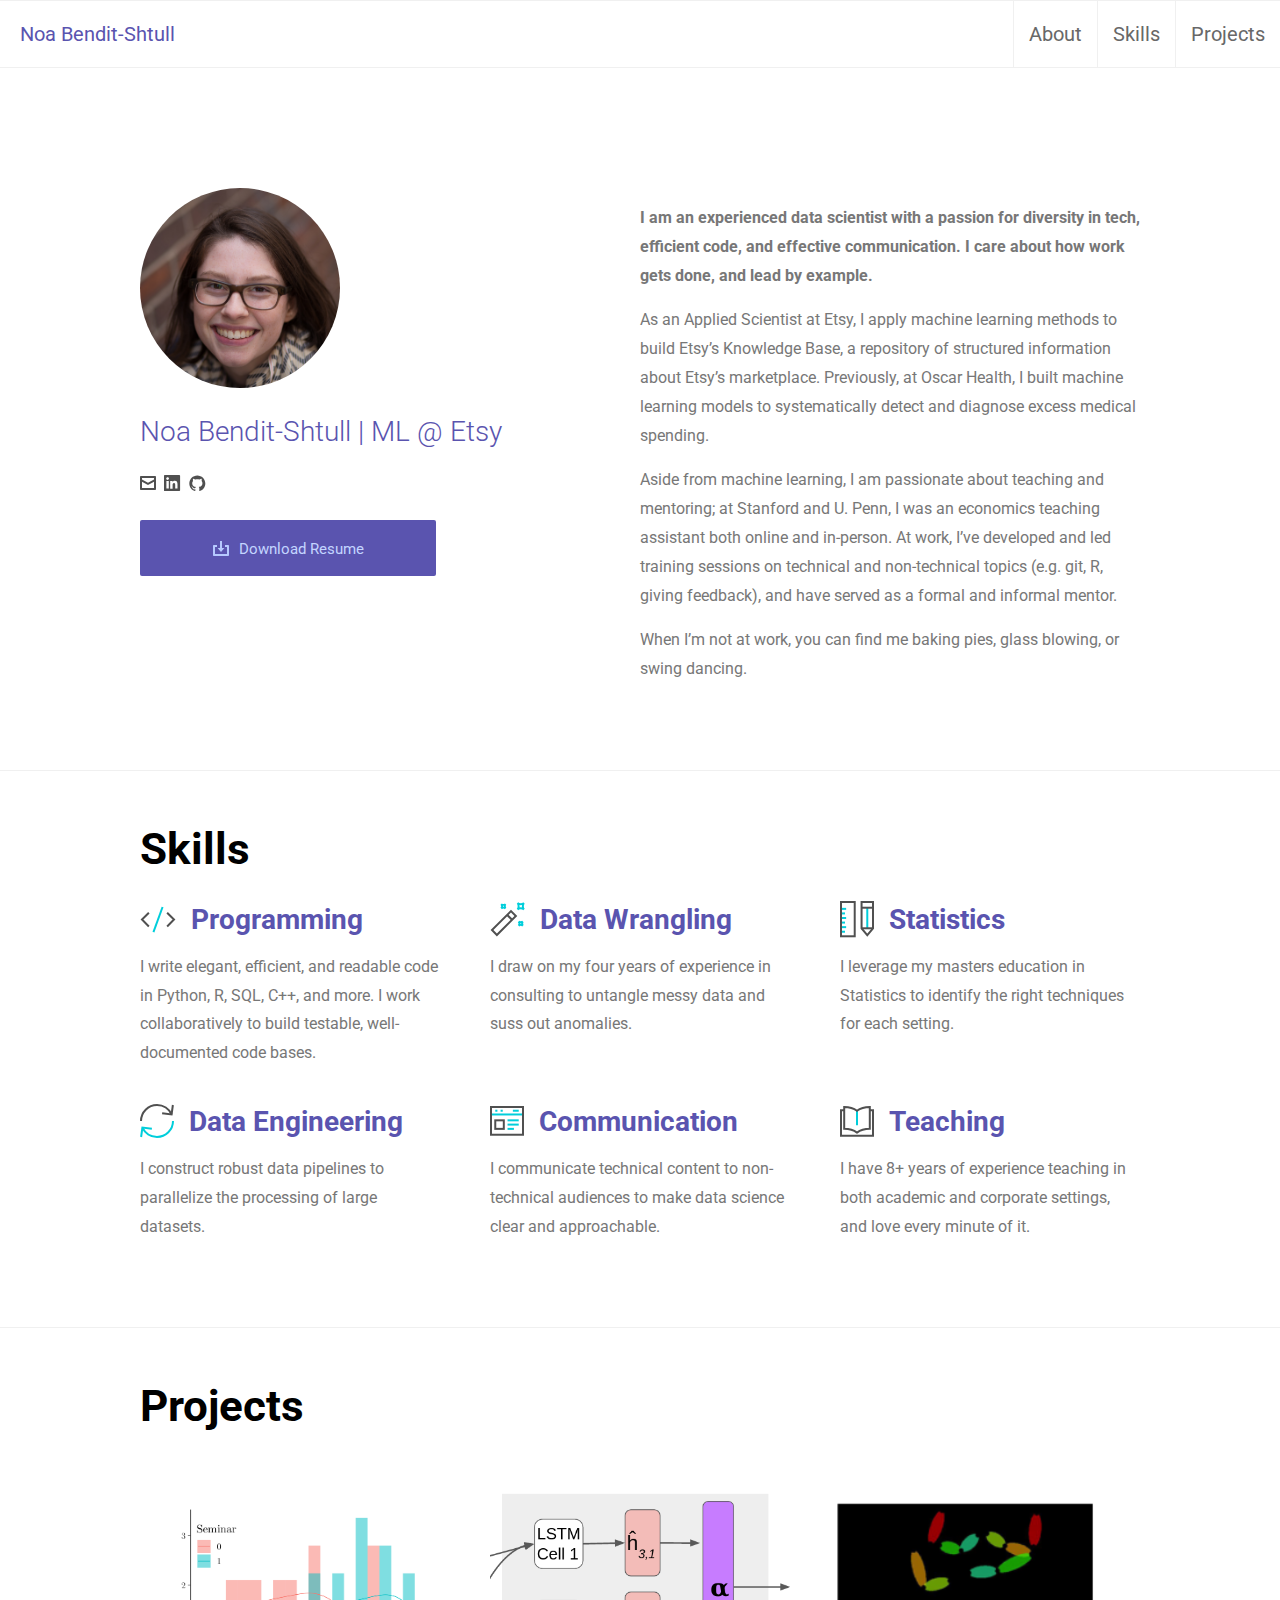
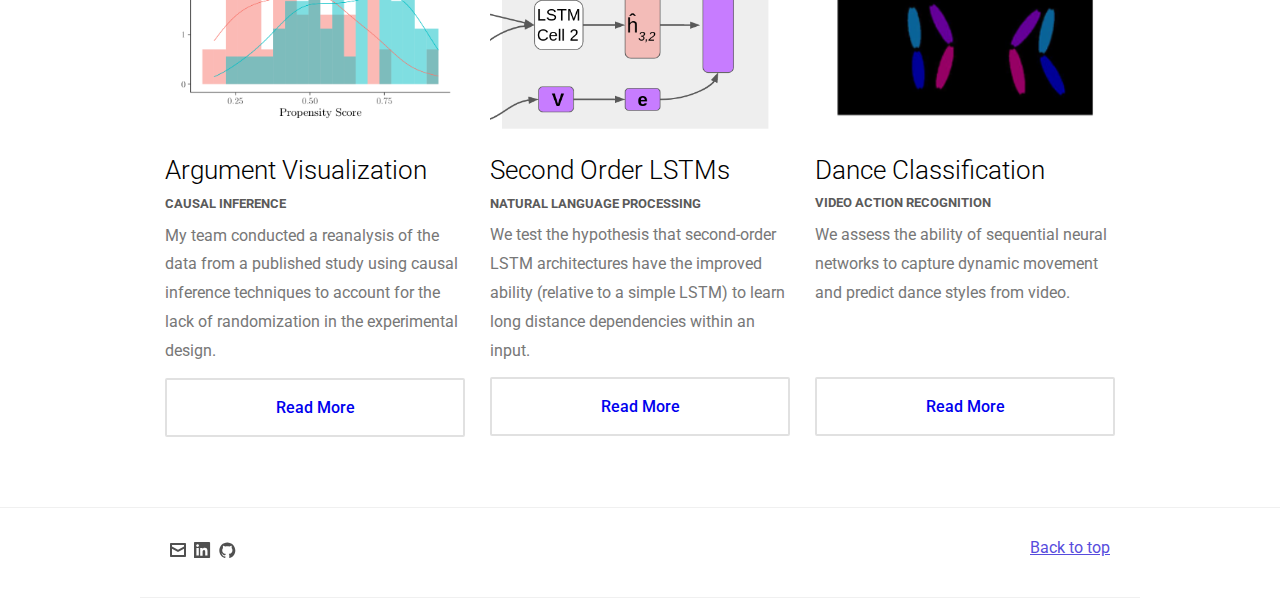
<file: index.html>
<!DOCTYPE html>
<html lang="en-us">
    <head>
	<meta name="generator" content="Hugo 0.115.1">
        <meta charset="UTF-8">
<meta http-equiv="X-UA-Compatible" content="ie=edge">
<title>Noa Bendit-Shtull</title>
<meta name="viewport" content="width=device-width, initial-scale=1.0">
<meta name="theme-color" content="#D50000">
<meta name="description" content="Welcome to my Personal Website">
<meta property="og:description" content="Welcome to my Personal Website">
<meta name="twitter:description" content="Welcome to my Personal Website">
<meta property="og:image" content="https://noa-codes.github.io/img/portfolio.jpg">
<meta name="twitter:image" content="https://noa-codes.github.io/img/portfolio.jpg">
<link rel="icon" href="https://noa-codes.github.io/img/favicon.png" type="image/x-icon">
<link rel="shortcut icon" href="https://noa-codes.github.io/img/favicon.png" type="image/x-icon">
<link rel="stylesheet" href="css/final.css">
<link rel="stylesheet" href="css/normalize.css">
<link rel="stylesheet" href="https://fonts.googleapis.com/css?family=Roboto:300,400,700">
<script type="text/javascript" async
  src="https://cdn.mathjax.org/mathjax/latest/MathJax.js?config=TeX-AMS-MML_HTMLorMML">
  MathJax.Hub.Config({
  tex2jax: {
    inlineMath: [['$','$'], ['\\(','\\)']],
    displayMath: [['$$','$$']],
    processEscapes: true,
    processEnvironments: true,
    skipTags: ['script', 'noscript', 'style', 'textarea', 'pre'],
    TeX: { equationNumbers: { autoNumber: "AMS" },
         extensions: ["AMSmath.js", "AMSsymbols.js"] }
  }
  });
  MathJax.Hub.Queue(function() {
    
    
    
    var all = MathJax.Hub.getAllJax(), i;
    for(i = 0; i < all.length; i += 1) {
        all[i].SourceElement().parentNode.className += ' has-jax';
    }
  });

  MathJax.Hub.Config({
  
  TeX: { equationNumbers: { autoNumber: "AMS" } }
  });
</script>

    </head>
    <body>
        <div>
            
            <nav class="main-navigation stuckMenu">
    <a class="logo" href="https://noa-codes.github.io/">Noa Bendit-Shtull</a>
    <div class="sub-navigation">
        <a href="#" class="main-navigation-link" id="about" data-scroll-goto="0">About</a>
        
        
        <a href="#" class="main-navigation-link" data-scroll-goto="1">Skills</a>
        

        
        <a href="#" class="main-navigation-link" data-scroll-goto="2">Projects</a>
        
        
    </div>
</nav>
            

            
            <section style="padding-top: 120px;" id="scroll-element" data-scroll-index="0">
    <div class="hero">
        <div class="hero-left">
            <img src="https://noa-codes.github.io/img/headshot.jpg" style="max-width: 50%; border-radius: 50%; ">
            <h2 class="subtitle">Noa Bendit-Shtull | ML @ Etsy</h2>
            <div class="icons">
                
                <a href="mailto:nbshtull@stanford.edu">
                    <svg width="16px" height="14px" viewBox="0 0 16 14" version="1.1" xmlns="http://www.w3.org/2000/svg" xlink="http://www.w3.org/1999/xlink">
                        
                        <title>ui-16px-1_email-84</title>
                        <desc>Created with Sketch.</desc>
                        <defs></defs>
                        <g id="Portfolio" stroke="none" stroke-width="1" fill="none" fill-rule="evenodd">
                            <g transform="translate(-94.000000, -336.000000)" id="Group" fill="#505050">
                                <g transform="translate(94.000000, 335.000000)">
                                    <g id="ui-16px-1_email-84" transform="translate(0.000000, 1.000000)">
                                        <path d="M15,0 L1,0 C0.448,0 0,0.447 0,1 L0,13 C0,13.553 0.448,14 1,14 L15,14 C15.552,14 16,13.553 16,13 L16,1 C16,0.447 15.552,0 15,0 Z M14,12 L2,12 L2,5.723 L7.504,8.868 C7.812,9.044 8.189,9.044 8.496,8.868 L14,5.723 L14,12 Z M14,3.42 L8,6.849 L2,3.42 L2,2 L14,2 L14,3.42 Z" id="Shape"></path>
                                    </g>
                                </g>
                            </g>
                        </g>
                    </svg>
                </a>
                
                
                
                
                
                <a href="https://www.linkedin.com/in/noa-bendit-shtull/" target="blank">
                    <svg width="17px" height="16px" viewBox="0 0 17 16" version="1.1" xmlns="http://www.w3.org/2000/svg" xlink="http://www.w3.org/1999/xlink">
                        
                        <title>social-16px_logo-linkedin</title>
                        <desc>Created with Sketch.</desc>
                        <defs></defs>
                        <g id="Portfolio" stroke="none" stroke-width="1" fill="none" fill-rule="evenodd">
                            <g transform="translate(-243.000000, -335.000000)" id="Group" fill="#505050">
                                <g transform="translate(94.000000, 335.000000)">
                                    <g id="social-16px_logo-linkedin" transform="translate(149.000000, 0.000000)">
                                        <path d="M15.3,0 L0.7,0 C0.3,0 0,0.3 0,0.7 L0,15.4 C0,15.7 0.3,16 0.7,16 L15.4,16 C15.8,16 16.1,15.7 16.1,15.3 L16.1,0.7 C16,0.3 15.7,0 15.3,0 Z M4.7,13.6 L2.4,13.6 L2.4,6 L4.8,6 L4.8,13.6 L4.7,13.6 Z M3.6,5 C2.8,5 2.2,4.3 2.2,3.6 C2.2,2.8 2.8,2.2 3.6,2.2 C4.4,2.2 5,2.8 5,3.6 C4.9,4.3 4.3,5 3.6,5 Z M13.6,13.6 L11.2,13.6 L11.2,9.9 C11.2,9 11.2,7.9 10,7.9 C8.8,7.9 8.6,8.9 8.6,9.9 L8.6,13.7 L6.2,13.7 L6.2,6 L8.5,6 L8.5,7 L8.5,7 C8.8,6.4 9.6,5.8 10.7,5.8 C13.1,5.8 13.5,7.4 13.5,9.4 L13.5,13.6 L13.6,13.6 Z" id="Shape"></path>
                                    </g>
                                </g>
                            </g>
                        </g>
                    </svg>
                </a>
                
                
                
                <a href="https://github.com/noa-codes" target="blank">
                  <svg width="17px" height="17px" viewBox="0 0 17 17" version="1.1" xmlns="http://www.w3.org/2000/svg" xmlns:xlink="http://www.w3.org/1999/xlink">
                    <title>social-16px_logo-github</title>
                      <g id="Portfolio" stroke="none" stroke-width="1" fill="none" fill-rule="evenodd">
                          <g id="GitHub-Mark" transform="translate(-136.000000, -55.000000)" fill="#505050">
                              <path d="M144.319263,55.455 C139.902185,55.455 136.32,59.0366937 136.32,63.4552456 C136.32,66.9897924 138.612029,69.9880428 141.791009,71.0459021 C142.191267,71.1195692 142.337128,70.8725389 142.337128,70.6603777 C142.337128,70.4708077 142.330252,69.967416 142.326323,69.2999922 C140.101086,69.7832483 139.631581,68.2273994 139.631581,68.2273994 C139.267666,67.303123 138.743156,67.057075 138.743156,67.057075 C138.016799,66.5610499 138.798161,66.5708722 138.798161,66.5708722 C139.601132,66.6273503 140.02349,67.3954524 140.02349,67.3954524 C140.737078,68.617835 141.896107,68.2647241 142.351861,68.0599296 C142.424546,67.5432777 142.631305,67.1906579 142.859673,66.9907746 C141.083314,66.7889268 139.215608,66.1023495 139.215608,63.0368165 C139.215608,62.163616 139.527465,61.4490452 140.039206,60.8901576 C139.956698,60.6878187 139.682166,59.8740429 140.117784,58.7729656 C140.117784,58.7729656 140.789137,58.5578577 142.317483,59.5931258 C142.95544,59.4153426 143.640053,59.326942 144.320246,59.3235043 C144.999947,59.326942 145.684069,59.4153426 146.323008,59.5931258 C147.850372,58.5578577 148.520743,58.7729656 148.520743,58.7729656 C148.957343,59.8740429 148.68281,60.6878187 148.600794,60.8901576 C149.113517,61.4490452 149.422919,62.163616 149.422919,63.0368165 C149.422919,66.1102073 147.552266,66.7864712 145.770505,66.9843901 C146.057315,67.2314204 146.313186,67.7195876 146.313186,68.4660808 C146.313186,69.5352357 146.303364,70.3981229 146.303364,70.6603777 C146.303364,70.8745034 146.447751,71.1234981 146.853411,71.045411 C150.029936,69.9850961 152.32,66.9888101 152.32,63.4552456 C152.32,59.0366937 148.737815,55.455 144.319263,55.455" id="Fill-4"></path>
                          </g>
                      </g>
                  </svg>
                </a>
                
            </div>
            
            <a href="https://noa-codes.github.io/resume.pdf" target="blank" class="download-resume" onclick="ga('send', {hitType: 'event',eventCategory: 'CTA',eventAction: 'download'});">
                <img style="position: relative;top: 1.8px;padding-right: 6px;" src="svg/dl-resume.svg">
                Download Resume</a>
            
        </div>
        <div class="hero-right">
            
                <p><strong>I am an experienced data scientist with a passion for diversity in tech, efficient code, and effective communication. I care about how work gets done, and lead by example.</strong></p>
            
                <p>As an Applied Scientist at Etsy, I apply machine learning methods to build Etsy&rsquo;s Knowledge Base, a repository of structured information about Etsy&rsquo;s marketplace. Previously, at Oscar Health, I built machine learning models to systematically detect and diagnose excess medical spending.</p>
            
                <p>Aside from machine learning, I am passionate about teaching and mentoring; at Stanford and U. Penn, I was an economics teaching assistant both online and in-person. At work, I&rsquo;ve developed and led training sessions on technical and non-technical topics (e.g. git, R, giving feedback), and have served as a formal and informal mentor.</p>
            
                <p>When I&rsquo;m not at work, you can find me baking pies, glass blowing, or swing dancing.</p>
            
        </div>
    </div>
</section>

            

            
            <section data-scroll-index="1">
    <div class="process">
        <div class="header">
            <h1 class="title">Skills</h1>
            <h2 class="subtitle"></h2>
        </div>
        <div class="process-wrapper">
            
            <div class="process-item">
                <figure class="item-header">
                    <img src="svg/closetag.svg">
                    <h3>Programming</h3>
                </figure>
                <p>I write elegant, efficient, and readable code in Python, R, SQL, C&#43;&#43;, and more. I work collaboratively to build testable, well-documented code bases.</p>
            </div>
            
            <div class="process-item">
                <figure class="item-header">
                    <img src="svg/wand.svg">
                    <h3>Data Wrangling</h3>
                </figure>
                <p>I draw on my four years of experience in consulting to untangle messy data and suss out anomalies.</p>
            </div>
            
            <div class="process-item">
                <figure class="item-header">
                    <img src="svg/rulerpencil.svg">
                    <h3>Statistics</h3>
                </figure>
                <p>I leverage my masters education in Statistics to identify the right techniques for each setting.</p>
            </div>
            
            <div class="process-item">
                <figure class="item-header">
                    <img src="svg/repeat.svg">
                    <h3>Data Engineering</h3>
                </figure>
                <p>I construct robust data pipelines to parallelize the processing of large datasets.</p>
            </div>
            
            <div class="process-item">
                <figure class="item-header">
                    <img src="svg/ui.svg">
                    <h3>Communication</h3>
                </figure>
                <p>I communicate technical content to non-technical audiences to make data science clear and approachable.</p>
            </div>
            
            <div class="process-item">
                <figure class="item-header">
                    <img src="svg/book.svg">
                    <h3>Teaching</h3>
                </figure>
                <p>I have 8&#43; years of experience teaching in both academic and corporate settings, and love every minute of it.</p>
            </div>
            
        </div>
    </div>
</section>
            

            
            <section data-scroll-index="2">
    <script type="text/javascript" async
  src="https://cdn.mathjax.org/mathjax/latest/MathJax.js?config=TeX-AMS-MML_HTMLorMML">
  MathJax.Hub.Config({
  tex2jax: {
    inlineMath: [['$','$'], ['\\(','\\)']],
    displayMath: [['$$','$$']],
    processEscapes: true,
    processEnvironments: true,
    skipTags: ['script', 'noscript', 'style', 'textarea', 'pre'],
    TeX: { equationNumbers: { autoNumber: "AMS" },
         extensions: ["AMSmath.js", "AMSsymbols.js"] }
  }
  });
  MathJax.Hub.Queue(function() {
    
    
    
    var all = MathJax.Hub.getAllJax(), i;
    for(i = 0; i < all.length; i += 1) {
        all[i].SourceElement().parentNode.className += ' has-jax';
    }
  });

  MathJax.Hub.Config({
  
  TeX: { equationNumbers: { autoNumber: "AMS" } }
  });
</script>

    <div class="case-studies">
        <div class="header">
            <h1 class="title">Projects</h1>
            <h2 class="subtitle"></h2>
        </div>
        <div class="case-studies-wrapper">
            
            
            <div class="case-study-item">
                <a href="https://noa-codes.github.io/argviz/"><img src="https://noa-codes.github.io/img/propensity.png" alt=""></a>
                <h4>Argument Visualization</h4>
                <h5>Causal Inference</h5>
                <p>My team conducted a reanalysis of the data from a published study using causal inference techniques to account for the lack of randomization in the experimental design.</p>
                <a href="https://noa-codes.github.io/argviz/" class="read-more">Read More</a>
            </div>
            
            <div class="case-study-item">
                <a href="https://noa-codes.github.io/nlp/"><img src="https://noa-codes.github.io/img/architecture_mini.png" alt=""></a>
                <h4>Second Order LSTMs</h4>
                <h5>Natural Language Processing</h5>
                <p>We test the hypothesis that second-order LSTM architectures have the improved ability (relative to a simple LSTM) to learn long distance dependencies within an input.</p>
                <a href="https://noa-codes.github.io/nlp/" class="read-more">Read More</a>
            </div>
            
            <div class="case-study-item">
                <a href="https://noa-codes.github.io/dance/"><img src="https://noa-codes.github.io/img/pose.png" alt=""></a>
                <h4>Dance Classification</h4>
                <h5>Video Action Recognition</h5>
                <p>We assess the ability of sequential neural networks to capture dynamic movement and predict dance styles from video.</p>
                <a href="https://noa-codes.github.io/dance/" class="read-more">Read More</a>
            </div>
            
        </div>
    </div>
</section>

            

            
            <footer>
    <div class="icons">
        
        <a href="mailto:nbshtull@stanford.edu">
            <svg width="16px" height="14px" viewBox="0 0 16 14" version="1.1" xmlns="http://www.w3.org/2000/svg" xlink="http://www.w3.org/1999/xlink">
                
                <title>ui-16px-1_email-84</title>
                <desc>Created with Sketch.</desc>
                <defs></defs>
                <g id="Portfolio" stroke="none" stroke-width="1" fill="none" fill-rule="evenodd">
                    <g transform="translate(-94.000000, -336.000000)" id="Group" fill="#505050">
                        <g transform="translate(94.000000, 335.000000)">
                            <g id="ui-16px-1_email-84" transform="translate(0.000000, 1.000000)">
                                <path d="M15,0 L1,0 C0.448,0 0,0.447 0,1 L0,13 C0,13.553 0.448,14 1,14 L15,14 C15.552,14 16,13.553 16,13 L16,1 C16,0.447 15.552,0 15,0 Z M14,12 L2,12 L2,5.723 L7.504,8.868 C7.812,9.044 8.189,9.044 8.496,8.868 L14,5.723 L14,12 Z M14,3.42 L8,6.849 L2,3.42 L2,2 L14,2 L14,3.42 Z" id="Shape"></path>
                            </g>
                        </g>
                    </g>
                </g>
            </svg>
        </a>
        
        
        
        
        
        <a href="https://www.linkedin.com/in/noa-bendit-shtull/" target="blank">
            <svg width="17px" height="16px" viewBox="0 0 17 16" version="1.1" xmlns="http://www.w3.org/2000/svg" xlink="http://www.w3.org/1999/xlink">
                
                <title>social-16px_logo-linkedin</title>
                <desc>Created with Sketch.</desc>
                <defs></defs>
                <g id="Portfolio" stroke="none" stroke-width="1" fill="none" fill-rule="evenodd">
                    <g transform="translate(-243.000000, -335.000000)" id="Group" fill="#505050">
                        <g transform="translate(94.000000, 335.000000)">
                            <g id="social-16px_logo-linkedin" transform="translate(149.000000, 0.000000)">
                                <path d="M15.3,0 L0.7,0 C0.3,0 0,0.3 0,0.7 L0,15.4 C0,15.7 0.3,16 0.7,16 L15.4,16 C15.8,16 16.1,15.7 16.1,15.3 L16.1,0.7 C16,0.3 15.7,0 15.3,0 Z M4.7,13.6 L2.4,13.6 L2.4,6 L4.8,6 L4.8,13.6 L4.7,13.6 Z M3.6,5 C2.8,5 2.2,4.3 2.2,3.6 C2.2,2.8 2.8,2.2 3.6,2.2 C4.4,2.2 5,2.8 5,3.6 C4.9,4.3 4.3,5 3.6,5 Z M13.6,13.6 L11.2,13.6 L11.2,9.9 C11.2,9 11.2,7.9 10,7.9 C8.8,7.9 8.6,8.9 8.6,9.9 L8.6,13.7 L6.2,13.7 L6.2,6 L8.5,6 L8.5,7 L8.5,7 C8.8,6.4 9.6,5.8 10.7,5.8 C13.1,5.8 13.5,7.4 13.5,9.4 L13.5,13.6 L13.6,13.6 Z" id="Shape"></path>
                            </g>
                        </g>
                    </g>
                </g>
            </svg>
        </a>
        
        
        
        <a href="https://github.com/noa-codes" target="blank">
          <svg width="17px" height="17px" viewBox="0 0 17 17" version="1.1" xmlns="http://www.w3.org/2000/svg" xmlns:xlink="http://www.w3.org/1999/xlink">
            <title>social-16px_logo-github</title>
              <g id="Portfolio" stroke="none" stroke-width="1" fill="none" fill-rule="evenodd">
                  <g id="GitHub-Mark" transform="translate(-136.000000, -55.000000)" fill="#505050">
                      <path d="M144.319263,55.455 C139.902185,55.455 136.32,59.0366937 136.32,63.4552456 C136.32,66.9897924 138.612029,69.9880428 141.791009,71.0459021 C142.191267,71.1195692 142.337128,70.8725389 142.337128,70.6603777 C142.337128,70.4708077 142.330252,69.967416 142.326323,69.2999922 C140.101086,69.7832483 139.631581,68.2273994 139.631581,68.2273994 C139.267666,67.303123 138.743156,67.057075 138.743156,67.057075 C138.016799,66.5610499 138.798161,66.5708722 138.798161,66.5708722 C139.601132,66.6273503 140.02349,67.3954524 140.02349,67.3954524 C140.737078,68.617835 141.896107,68.2647241 142.351861,68.0599296 C142.424546,67.5432777 142.631305,67.1906579 142.859673,66.9907746 C141.083314,66.7889268 139.215608,66.1023495 139.215608,63.0368165 C139.215608,62.163616 139.527465,61.4490452 140.039206,60.8901576 C139.956698,60.6878187 139.682166,59.8740429 140.117784,58.7729656 C140.117784,58.7729656 140.789137,58.5578577 142.317483,59.5931258 C142.95544,59.4153426 143.640053,59.326942 144.320246,59.3235043 C144.999947,59.326942 145.684069,59.4153426 146.323008,59.5931258 C147.850372,58.5578577 148.520743,58.7729656 148.520743,58.7729656 C148.957343,59.8740429 148.68281,60.6878187 148.600794,60.8901576 C149.113517,61.4490452 149.422919,62.163616 149.422919,63.0368165 C149.422919,66.1102073 147.552266,66.7864712 145.770505,66.9843901 C146.057315,67.2314204 146.313186,67.7195876 146.313186,68.4660808 C146.313186,69.5352357 146.303364,70.3981229 146.303364,70.6603777 C146.303364,70.8745034 146.447751,71.1234981 146.853411,71.045411 C150.029936,69.9850961 152.32,66.9888101 152.32,63.4552456 C152.32,59.0366937 148.737815,55.455 144.319263,55.455" id="Fill-4"></path>
                  </g>
              </g>
          </svg>
        </a>
        
    </div>

    <a href="#" style="color: #574cdd; text-decoration: underline;" data-scroll-goto="0">Back to top</a>
</footer>
            
        </div>

        
<script type="application/javascript">
var doNotTrack = false;
if (!doNotTrack) {
	(function(i,s,o,g,r,a,m){i['GoogleAnalyticsObject']=r;i[r]=i[r]||function(){
	(i[r].q=i[r].q||[]).push(arguments)},i[r].l=1*new Date();a=s.createElement(o),
	m=s.getElementsByTagName(o)[0];a.async=1;a.src=g;m.parentNode.insertBefore(a,m)
	})(window,document,'script','https://www.google-analytics.com/analytics.js','ga');
	ga('create', 'UA-XXXXXXXX-Y', 'auto');
	
	ga('send', 'pageview');
}
</script>
<script src="https://noa-codes.github.io/js/jquery-1.js"></script>
<script src="https://noa-codes.github.io/js/stickUp.js"></script>
<script src="https://noa-codes.github.io/js/scrollIt.js" type="text/javascript"></script>
<script type="text/javascript">
    jQuery(function($) {
        $(document).ready( function() {
            $('.main-navigation').stickUp({

            });
        });
    });
    $(function(){
        $.scrollIt({
            topOffset: -70,         
            easing: 'ease-in-out'
        });
    });
</script>

    </body>
</html>
</file>
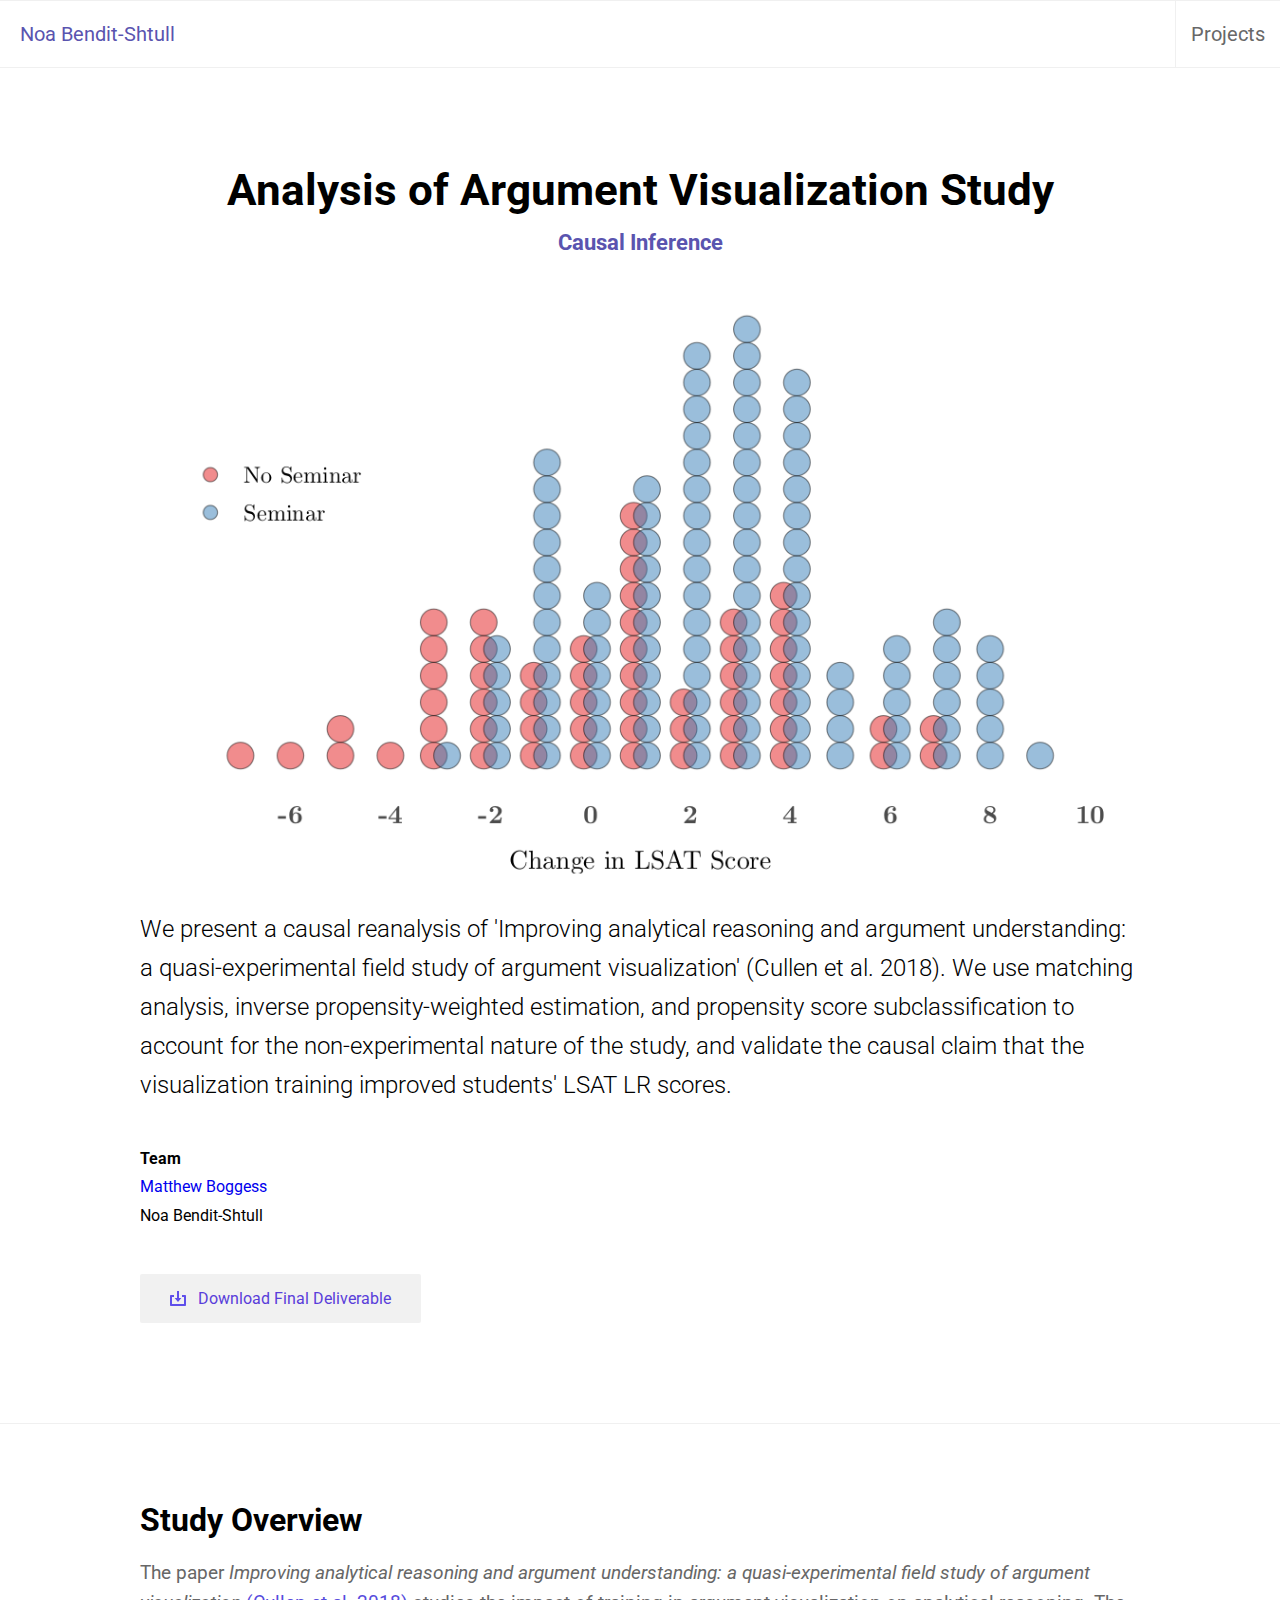
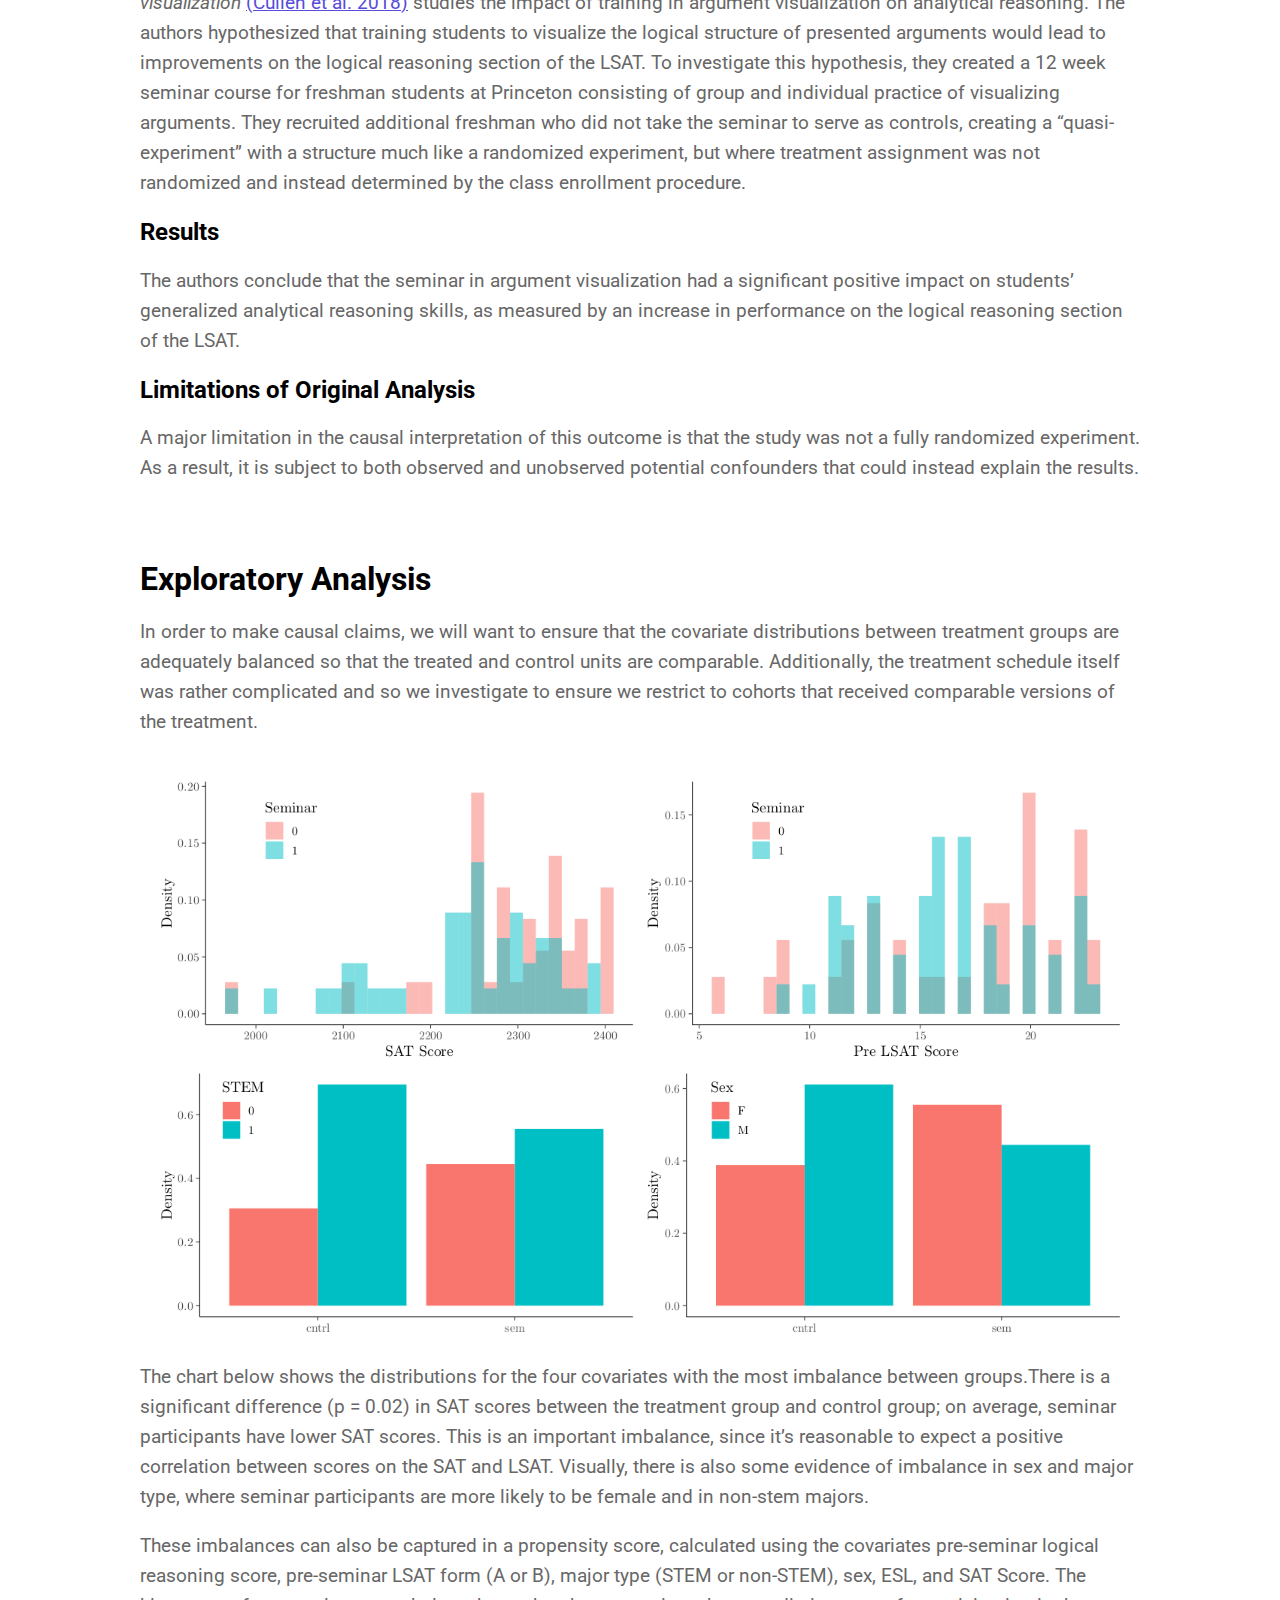
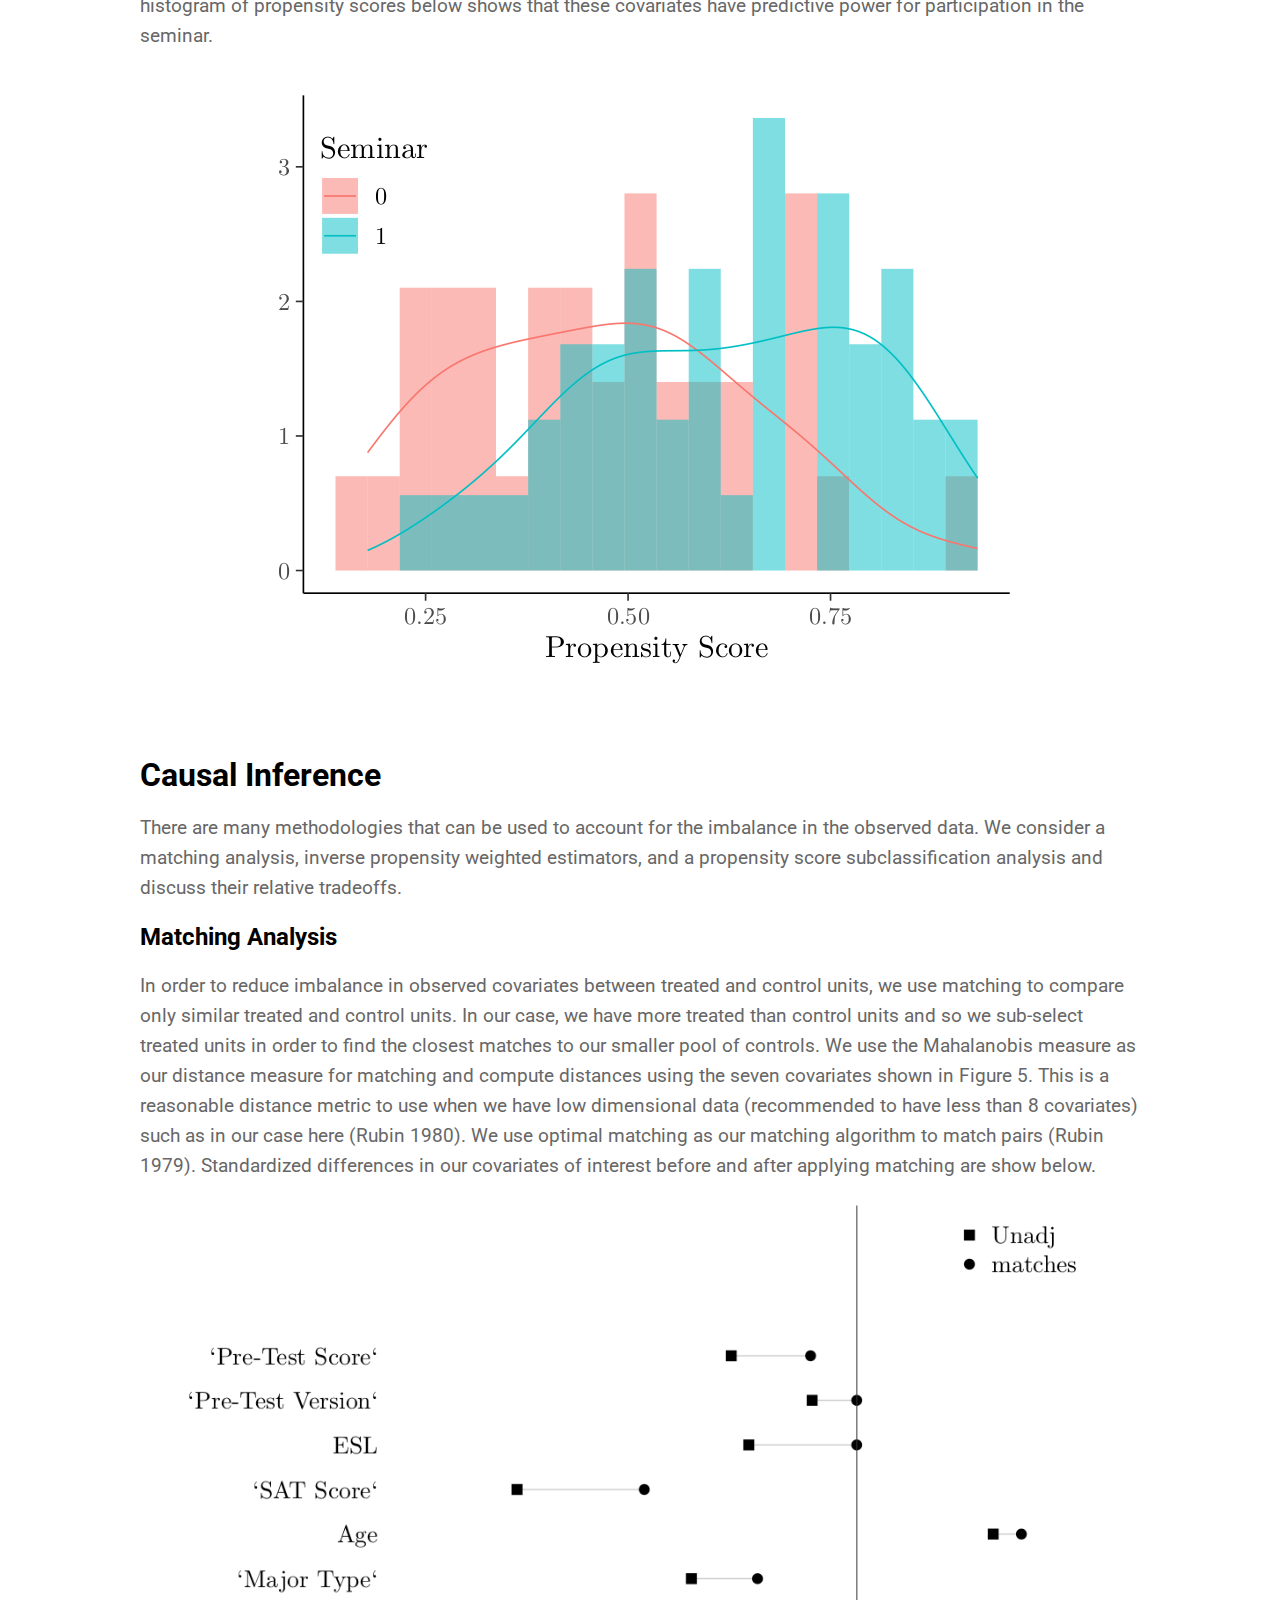
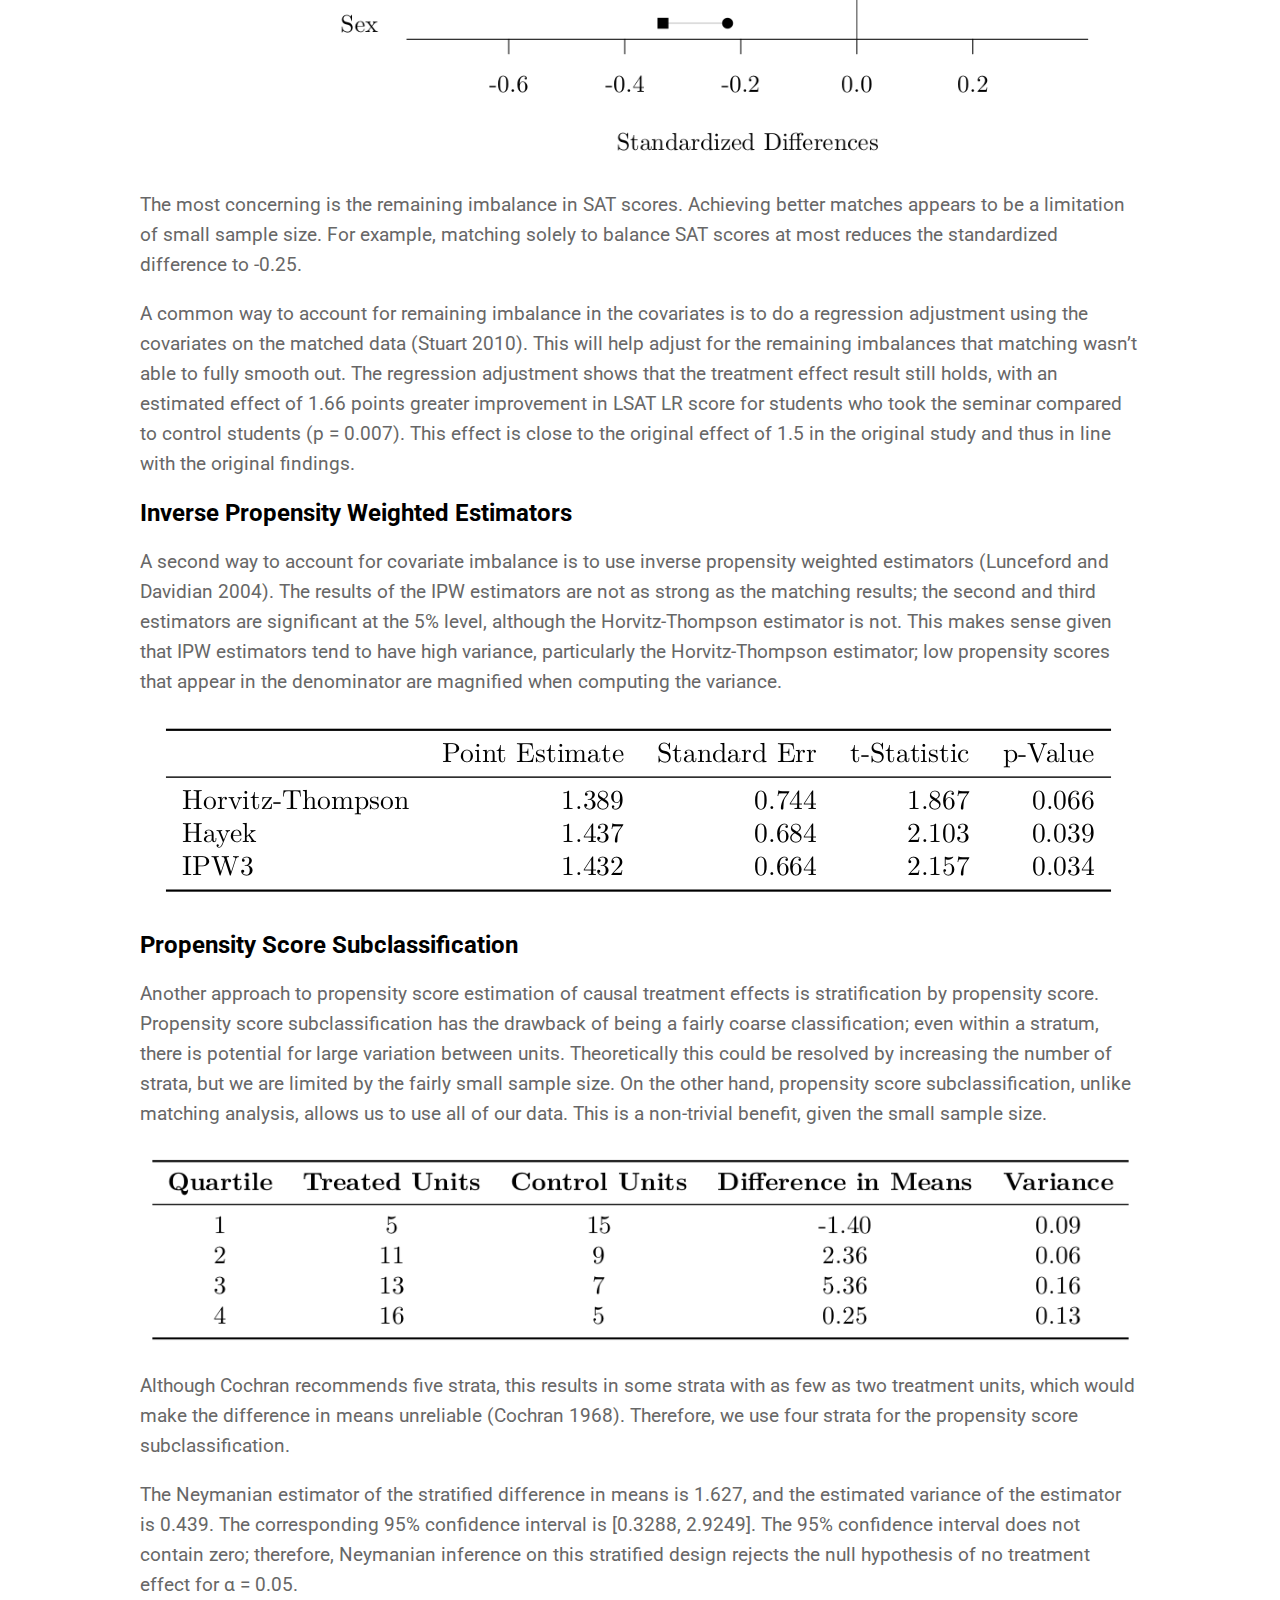
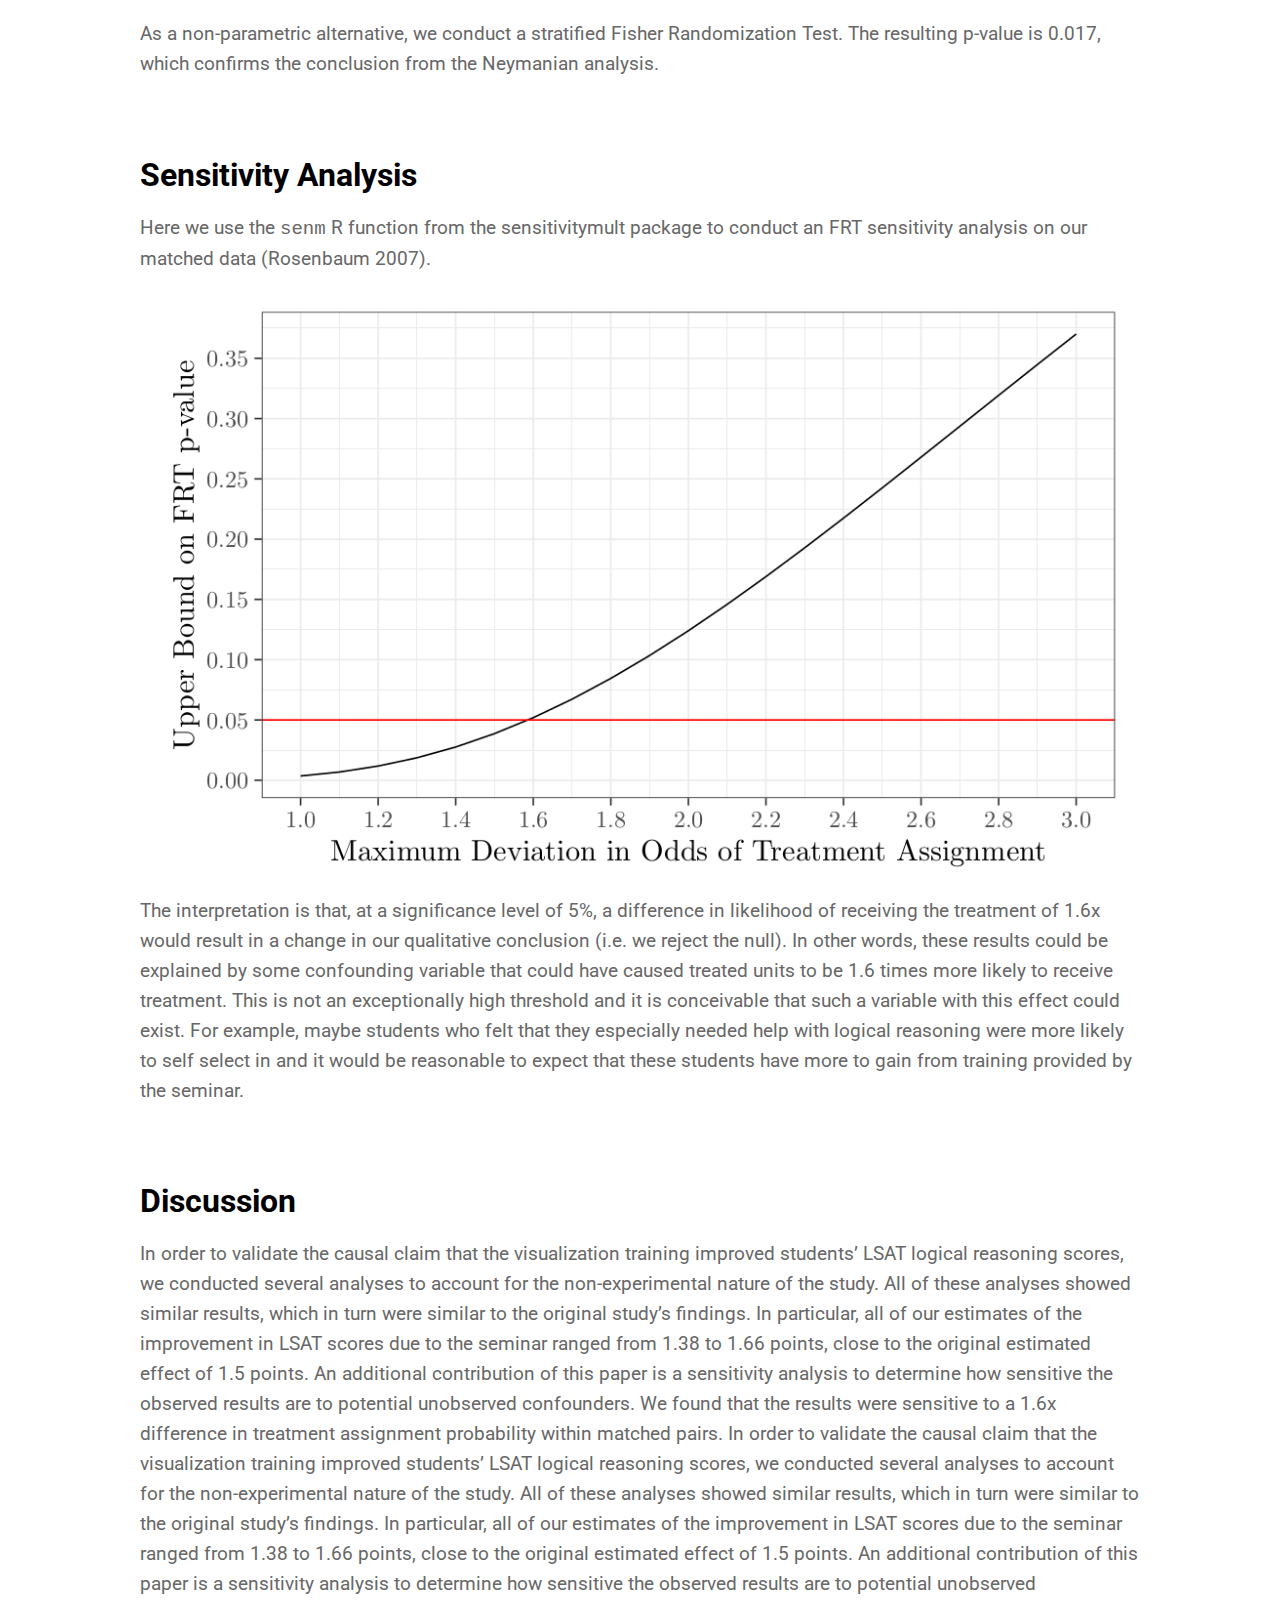
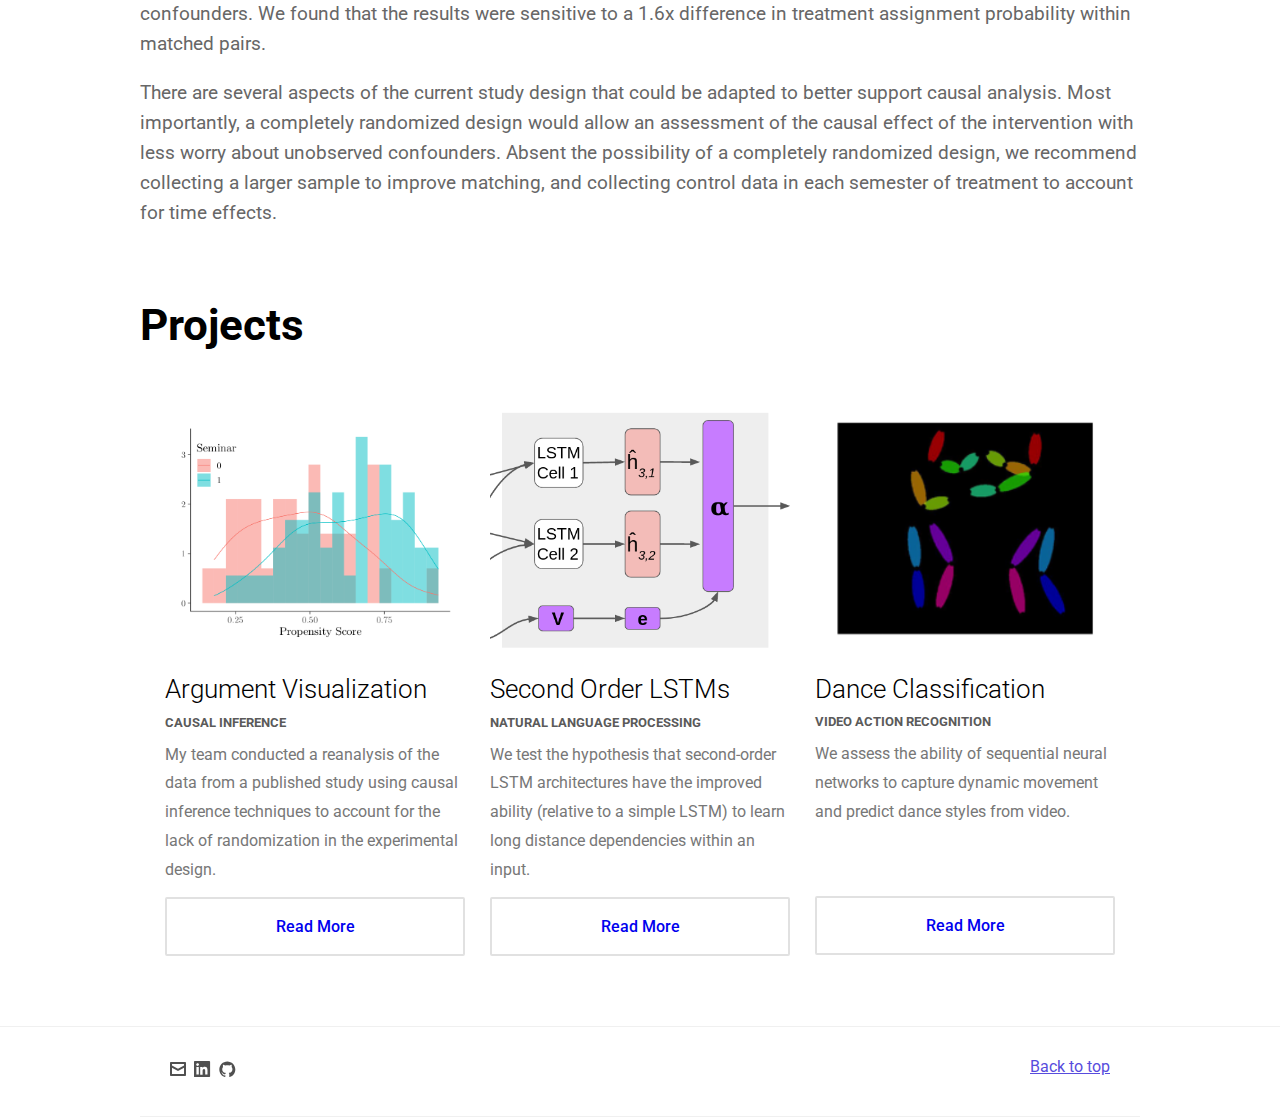
<file: argviz/index.html>
<!DOCTYPE html>
<html lang="en-us">
    <head>
        <meta charset="UTF-8">
<meta http-equiv="X-UA-Compatible" content="ie=edge">
<title>Causal Inference</title>
<meta name="viewport" content="width=device-width, initial-scale=1.0">
<meta name="theme-color" content="#D50000">
<meta name="description" content="">
<meta property="og:description" content="">
<meta name="twitter:description" content="">
<meta property="og:image" content="propensity.png">
<meta name="twitter:image" content="propensity.png">
<link rel="icon" href="https://noa-codes.github.io/img/favicon.png" type="image/x-icon">
<link rel="shortcut icon" href="https://noa-codes.github.io/img/favicon.png" type="image/x-icon">
<link rel="stylesheet" href="https://noa-codes.github.io/css/final.css">
<link rel="stylesheet" href="https://noa-codes.github.io/css/normalize.css">
<link href="https://fonts.googleapis.com/css?family=Roboto:300,400,700" rel="stylesheet">
<link href="https://fonts.googleapis.com/css?family=Merriweather" rel="stylesheet">

    </head>
    <body>
        <nav class="main-navigation stuckMenu">
    <a class="logo" href="https://noa-codes.github.io/">Noa Bendit-Shtull</a>
    
    <div class="sub-navigation">
        <a href="https://noa-codes.github.io/" class="main-navigation-link" data-scroll-goto="2">Projects</a>
    </div>
</nav>
        <section>
    <div class="main-case-study">
        <h1 class="title" style="text-align: center;">Analysis of Argument Visualization Study</h1>
        <h2 class="subtitle" style="text-align: center;">Causal Inference</h2>
        <img src="img/argviz-histogram.png" alt="">
        <p class="summary">We present a causal reanalysis of &#39;Improving analytical reasoning and argument understanding: a quasi-experimental field study of argument visualization&#39; (Cullen et al. 2018). We use matching analysis, inverse propensity-weighted estimation, and propensity score subclassification to account for the non-experimental nature of the study, and validate the causal claim that the visualization training improved students&#39; LSAT LR scores.</p>
        <div class="case-details">
            <div class="case-details-item">
                <p><strong>Team</strong>
                    
                        
                        <br><a href="https://www.linkedin.com/in/mboggess/">Matthew Boggess</a>
                        
                    
                        
                        <br>Noa Bendit-Shtull
                        
                    
                </p>
            </div>

        </div>
        <h1 style="color: black; font-family: merriweather; font-size: 26px; line-height: 1.7em; margin-top: 20px;"></h1>
        <div class="case-links">
            
            
            <div class="link-div">
                <a href="/argviz.pdf" target="blank" class="case-detail-link">
                    
                    <img style="top:1.8px;" src="https://noa-codes.github.io/svg/download.svg">
                    
                    Download Final Deliverable
                </a>
            </div>
            
        </div>
    </div>
</section>

        <div class="content-case-study">
            <h1 id="study-overview">Study Overview</h1>
<p>The paper <em>Improving analytical reasoning and argument understanding: a quasi-experimental field study of argument visualization</em> <a href="https://www.nature.com/articles/s41539-018-0038-5">(Cullen et al. 2018)</a> studies the impact of training in argument visualization on analytical reasoning. The authors hypothesized that training students to visualize the logical structure of presented arguments would lead to improvements on the logical reasoning section of the LSAT. To investigate this hypothesis, they created a 12 week seminar course for freshman students at Princeton consisting of group and individual practice of visualizing arguments. They recruited additional freshman who did not take the seminar to serve as controls, creating a &ldquo;quasi-experiment&rdquo; with a structure much like a randomized experiment, but where treatment assignment was not randomized and instead determined by the class enrollment procedure.</p>
<h2 id="results">Results</h2>
<p>The authors conclude that the seminar in argument visualization had a significant positive impact on students&rsquo; generalized analytical reasoning skills, as measured by an increase in performance on the logical reasoning section of the LSAT.</p>
<h2 id="limitations-of-original-analysis">Limitations of Original Analysis</h2>
<p>A major limitation in the causal interpretation of this outcome is that the study was not a fully randomized experiment. As a result, it is subject to both observed and unobserved potential confounders that could instead explain the results.</p>
<h1 id="exploratory-analysis">Exploratory Analysis</h1>
<p>In order to make causal claims, we will want to ensure that the covariate distributions between treatment groups are adequately balanced so that the treated and control units are comparable. Additionally, the treatment schedule itself was rather complicated and so we investigate to ensure we restrict to cohorts that received comparable versions of the treatment.</p>
<p><img src="/argviz/img/covariate_imbalance.png" alt=""></p>
<p>The chart below shows the distributions for the four covariates with the most imbalance between groups.There is a significant difference (p = 0.02) in SAT scores between the treatment group and control group; on average, seminar participants have lower SAT scores. This is an important imbalance, since it’s reasonable to expect a positive correlation between scores on the SAT and LSAT. Visually, there is also some evidence of imbalance in sex and major type, where seminar participants are more likely to be female and in non-stem majors.</p>
<p>These imbalances can also be captured in a propensity score, calculated using the covariates pre-seminar logical reasoning score, pre-seminar LSAT form (A or B), major type (STEM or non-STEM), sex, ESL, and SAT Score. The histogram of propensity scores below shows that these covariates have predictive power for participation in the seminar.</p>
<p><img src="/argviz/img/propensity.png" alt=""></p>
<h1 id="causal-inference">Causal Inference</h1>
<p>There are many methodologies that can be used to account for the imbalance in the observed data. We consider a matching analysis, inverse propensity weighted estimators, and a propensity score subclassification analysis and discuss their relative tradeoffs.</p>
<h2 id="matching-analysis">Matching Analysis</h2>
<p>In order to reduce imbalance in observed covariates between treated and control units, we use matching to compare only similar treated and control units. In our case, we have more treated than control units and so we sub-select treated units in order to find the closest matches to our smaller pool of controls. We use the Mahalanobis measure as our distance measure for matching and compute distances using the seven covariates shown in Figure 5. This is a reasonable distance metric to use when we have low dimensional data (recommended to have less than 8 covariates) such as in our case here (Rubin 1980). We use optimal matching as our matching algorithm to match pairs (Rubin 1979). Standardized differences in our covariates of interest before and after applying matching are show below.</p>
<p><img src="/argviz/img/matching.png" alt=""></p>
<p>The most concerning is the remaining imbalance in SAT scores. Achieving better matches appears to be a limitation of small sample size. For example, matching solely to balance SAT scores at most reduces the standardized difference to -0.25.</p>
<p>A common way to account for remaining imbalance in the covariates is to do a regression adjustment using the covariates on the matched data (Stuart 2010). This will help adjust for the remaining imbalances that matching wasn’t able to fully smooth out. The regression adjustment shows that the treatment effect result still holds, with an estimated effect of 1.66 points greater improvement in LSAT LR score for students who took the seminar compared to control students (p = 0.007). This effect is close to the original effect of 1.5 in the original study and thus in line with the original findings.</p>
<h2 id="inverse-propensity-weighted-estimators">Inverse Propensity Weighted Estimators</h2>
<p>A second way to account for covariate imbalance is to use inverse propensity weighted estimators (Lunceford and Davidian 2004). The results of the IPW estimators are not as strong as the matching results; the second and third estimators are significant at the 5% level, although the Horvitz-Thompson estimator is not. This makes sense given that IPW estimators tend to have high variance, particularly the Horvitz-Thompson estimator; low propensity scores that appear in the denominator are magnified when computing the variance.</p>
<p><img src="/argviz/img/ipw.png" alt=""></p>
<h2 id="propensity-score-subclassification">Propensity Score Subclassification</h2>
<p>Another approach to propensity score estimation of causal treatment effects is stratification by propensity score. Propensity score subclassification has the drawback of being a fairly coarse classification; even within a stratum, there is potential for large variation between units. Theoretically this could be resolved by increasing the number of strata, but we are limited by the fairly small sample size. On the other hand, propensity score subclassification, unlike matching analysis, allows us to use all of our data. This is a non-trivial benefit, given the small sample size.</p>
<p><img src="/argviz/img/quartiles.png" alt=""></p>
<p>Although Cochran recommends five strata, this results in some strata with as few as two treatment units, which would make the difference in means unreliable (Cochran 1968). Therefore, we use four strata for the propensity score subclassification.</p>
<p>The Neymanian estimator of the stratified difference in means is 1.627, and the estimated variance of the estimator is 0.439. The corresponding 95% confidence interval is [0.3288, 2.9249]. The 95% confidence interval does not contain zero; therefore, Neymanian inference on this stratified design rejects the null hypothesis of no treatment effect for
α = 0.05.</p>
<p>As a non-parametric alternative, we conduct a stratified Fisher Randomization Test. The resulting p-value is 0.017, which confirms the conclusion from the Neymanian analysis.</p>
<h1 id="sensitivity-analysis">Sensitivity Analysis</h1>
<p>Here we use the <code>senm</code> R function from the sensitivitymult package to conduct an FRT sensitivity analysis on our matched data (Rosenbaum 2007).</p>
<p><img src="/argviz/img/sensitivity.png" alt=""></p>
<p>The interpretation is that, at a significance level of 5%, a difference in likelihood of receiving the treatment of 1.6x would result in a change in our qualitative conclusion (i.e. we reject the null). In other words, these results could be explained by some confounding variable that could have caused treated units to be 1.6 times more likely to receive treatment. This is not an exceptionally high threshold and it is conceivable that such a variable with this effect could exist. For example, maybe students who felt that they especially needed help with logical reasoning were more likely to self select in and it would be reasonable to expect that these students have more to gain from training provided by the seminar.</p>
<h1 id="discussion">Discussion</h1>
<p>In order to validate the causal claim that the visualization training improved students’ LSAT logical reasoning scores, we conducted several analyses to account for the non-experimental nature of the study. All of these analyses showed similar results, which in turn were similar to the original study’s findings. In particular, all of our estimates of the improvement in LSAT scores due to the seminar ranged from 1.38 to 1.66 points, close to the original estimated effect of 1.5 points. An additional contribution of this paper is a sensitivity analysis to determine how sensitive the observed results are to potential unobserved confounders. We found that the results were sensitive to a 1.6x difference in treatment assignment probability within matched pairs.
In order to validate the causal claim that the visualization training improved students’ LSAT logical reasoning scores, we conducted several analyses to account for the non-experimental nature of the study. All of these analyses showed similar results, which in turn were similar to the original study’s findings. In particular, all of our estimates of the improvement in LSAT scores due to the seminar ranged from 1.38 to 1.66 points, close to the original estimated effect of 1.5 points. An additional contribution of this paper is a sensitivity analysis to determine how sensitive the observed results are to potential unobserved confounders. We found that the results were sensitive to a 1.6x difference in treatment assignment probability within matched pairs.</p>
<p>There are several aspects of the current study design that could be adapted to better support causal analysis. Most importantly, a completely randomized design would allow an assessment of the causal effect of the intervention with less worry about unobserved confounders. Absent the possibility of a completely randomized design, we recommend collecting a larger sample to improve matching, and collecting control data in each semester of treatment to account for time effects.</p>

        </div>

        
        <section data-scroll-index="2">
    <script type="text/javascript" async
  src="https://cdn.mathjax.org/mathjax/latest/MathJax.js?config=TeX-AMS-MML_HTMLorMML">
  MathJax.Hub.Config({
  tex2jax: {
    inlineMath: [['$','$'], ['\\(','\\)']],
    displayMath: [['$$','$$']],
    processEscapes: true,
    processEnvironments: true,
    skipTags: ['script', 'noscript', 'style', 'textarea', 'pre'],
    TeX: { equationNumbers: { autoNumber: "AMS" },
         extensions: ["AMSmath.js", "AMSsymbols.js"] }
  }
  });
  MathJax.Hub.Queue(function() {
    
    
    
    var all = MathJax.Hub.getAllJax(), i;
    for(i = 0; i < all.length; i += 1) {
        all[i].SourceElement().parentNode.className += ' has-jax';
    }
  });

  MathJax.Hub.Config({
  
  TeX: { equationNumbers: { autoNumber: "AMS" } }
  });
</script>

    <div class="case-studies">
        <div class="header">
            <h1 class="title">Projects</h1>
            <h2 class="subtitle"></h2>
        </div>
        <div class="case-studies-wrapper">
            
            
            <div class="case-study-item">
                <a href="https://noa-codes.github.io/argviz/"><img src="https://noa-codes.github.io/img/propensity.png" alt=""></a>
                <h4>Argument Visualization</h4>
                <h5>Causal Inference</h5>
                <p>My team conducted a reanalysis of the data from a published study using causal inference techniques to account for the lack of randomization in the experimental design.</p>
                <a href="https://noa-codes.github.io/argviz/" class="read-more">Read More</a>
            </div>
            
            <div class="case-study-item">
                <a href="https://noa-codes.github.io/nlp/"><img src="https://noa-codes.github.io/img/architecture_mini.png" alt=""></a>
                <h4>Second Order LSTMs</h4>
                <h5>Natural Language Processing</h5>
                <p>We test the hypothesis that second-order LSTM architectures have the improved ability (relative to a simple LSTM) to learn long distance dependencies within an input.</p>
                <a href="https://noa-codes.github.io/nlp/" class="read-more">Read More</a>
            </div>
            
            <div class="case-study-item">
                <a href="https://noa-codes.github.io/dance/"><img src="https://noa-codes.github.io/img/pose.png" alt=""></a>
                <h4>Dance Classification</h4>
                <h5>Video Action Recognition</h5>
                <p>We assess the ability of sequential neural networks to capture dynamic movement and predict dance styles from video.</p>
                <a href="https://noa-codes.github.io/dance/" class="read-more">Read More</a>
            </div>
            
        </div>
    </div>
</section>

        

        
        <footer>
    <div class="icons">
        
        <a href="mailto:nbshtull@stanford.edu">
            <svg width="16px" height="14px" viewBox="0 0 16 14" version="1.1" xmlns="http://www.w3.org/2000/svg" xlink="http://www.w3.org/1999/xlink">
                
                <title>ui-16px-1_email-84</title>
                <desc>Created with Sketch.</desc>
                <defs></defs>
                <g id="Portfolio" stroke="none" stroke-width="1" fill="none" fill-rule="evenodd">
                    <g transform="translate(-94.000000, -336.000000)" id="Group" fill="#505050">
                        <g transform="translate(94.000000, 335.000000)">
                            <g id="ui-16px-1_email-84" transform="translate(0.000000, 1.000000)">
                                <path d="M15,0 L1,0 C0.448,0 0,0.447 0,1 L0,13 C0,13.553 0.448,14 1,14 L15,14 C15.552,14 16,13.553 16,13 L16,1 C16,0.447 15.552,0 15,0 Z M14,12 L2,12 L2,5.723 L7.504,8.868 C7.812,9.044 8.189,9.044 8.496,8.868 L14,5.723 L14,12 Z M14,3.42 L8,6.849 L2,3.42 L2,2 L14,2 L14,3.42 Z" id="Shape"></path>
                            </g>
                        </g>
                    </g>
                </g>
            </svg>
        </a>
        
        
        
        
        
        <a href="https://www.linkedin.com/in/noa-bendit-shtull/" target="blank">
            <svg width="17px" height="16px" viewBox="0 0 17 16" version="1.1" xmlns="http://www.w3.org/2000/svg" xlink="http://www.w3.org/1999/xlink">
                
                <title>social-16px_logo-linkedin</title>
                <desc>Created with Sketch.</desc>
                <defs></defs>
                <g id="Portfolio" stroke="none" stroke-width="1" fill="none" fill-rule="evenodd">
                    <g transform="translate(-243.000000, -335.000000)" id="Group" fill="#505050">
                        <g transform="translate(94.000000, 335.000000)">
                            <g id="social-16px_logo-linkedin" transform="translate(149.000000, 0.000000)">
                                <path d="M15.3,0 L0.7,0 C0.3,0 0,0.3 0,0.7 L0,15.4 C0,15.7 0.3,16 0.7,16 L15.4,16 C15.8,16 16.1,15.7 16.1,15.3 L16.1,0.7 C16,0.3 15.7,0 15.3,0 Z M4.7,13.6 L2.4,13.6 L2.4,6 L4.8,6 L4.8,13.6 L4.7,13.6 Z M3.6,5 C2.8,5 2.2,4.3 2.2,3.6 C2.2,2.8 2.8,2.2 3.6,2.2 C4.4,2.2 5,2.8 5,3.6 C4.9,4.3 4.3,5 3.6,5 Z M13.6,13.6 L11.2,13.6 L11.2,9.9 C11.2,9 11.2,7.9 10,7.9 C8.8,7.9 8.6,8.9 8.6,9.9 L8.6,13.7 L6.2,13.7 L6.2,6 L8.5,6 L8.5,7 L8.5,7 C8.8,6.4 9.6,5.8 10.7,5.8 C13.1,5.8 13.5,7.4 13.5,9.4 L13.5,13.6 L13.6,13.6 Z" id="Shape"></path>
                            </g>
                        </g>
                    </g>
                </g>
            </svg>
        </a>
        
        
        
        <a href="https://github.com/noa-codes" target="blank">
          <svg width="17px" height="17px" viewBox="0 0 17 17" version="1.1" xmlns="http://www.w3.org/2000/svg" xmlns:xlink="http://www.w3.org/1999/xlink">
            <title>social-16px_logo-github</title>
              <g id="Portfolio" stroke="none" stroke-width="1" fill="none" fill-rule="evenodd">
                  <g id="GitHub-Mark" transform="translate(-136.000000, -55.000000)" fill="#505050">
                      <path d="M144.319263,55.455 C139.902185,55.455 136.32,59.0366937 136.32,63.4552456 C136.32,66.9897924 138.612029,69.9880428 141.791009,71.0459021 C142.191267,71.1195692 142.337128,70.8725389 142.337128,70.6603777 C142.337128,70.4708077 142.330252,69.967416 142.326323,69.2999922 C140.101086,69.7832483 139.631581,68.2273994 139.631581,68.2273994 C139.267666,67.303123 138.743156,67.057075 138.743156,67.057075 C138.016799,66.5610499 138.798161,66.5708722 138.798161,66.5708722 C139.601132,66.6273503 140.02349,67.3954524 140.02349,67.3954524 C140.737078,68.617835 141.896107,68.2647241 142.351861,68.0599296 C142.424546,67.5432777 142.631305,67.1906579 142.859673,66.9907746 C141.083314,66.7889268 139.215608,66.1023495 139.215608,63.0368165 C139.215608,62.163616 139.527465,61.4490452 140.039206,60.8901576 C139.956698,60.6878187 139.682166,59.8740429 140.117784,58.7729656 C140.117784,58.7729656 140.789137,58.5578577 142.317483,59.5931258 C142.95544,59.4153426 143.640053,59.326942 144.320246,59.3235043 C144.999947,59.326942 145.684069,59.4153426 146.323008,59.5931258 C147.850372,58.5578577 148.520743,58.7729656 148.520743,58.7729656 C148.957343,59.8740429 148.68281,60.6878187 148.600794,60.8901576 C149.113517,61.4490452 149.422919,62.163616 149.422919,63.0368165 C149.422919,66.1102073 147.552266,66.7864712 145.770505,66.9843901 C146.057315,67.2314204 146.313186,67.7195876 146.313186,68.4660808 C146.313186,69.5352357 146.303364,70.3981229 146.303364,70.6603777 C146.303364,70.8745034 146.447751,71.1234981 146.853411,71.045411 C150.029936,69.9850961 152.32,66.9888101 152.32,63.4552456 C152.32,59.0366937 148.737815,55.455 144.319263,55.455" id="Fill-4"></path>
                  </g>
              </g>
          </svg>
        </a>
        
    </div>

    <a href="#" style="color: #574cdd; text-decoration: underline;" data-scroll-goto="0">Back to top</a>
</footer>
        

        
<script type="application/javascript">
var doNotTrack = false;
if (!doNotTrack) {
	(function(i,s,o,g,r,a,m){i['GoogleAnalyticsObject']=r;i[r]=i[r]||function(){
	(i[r].q=i[r].q||[]).push(arguments)},i[r].l=1*new Date();a=s.createElement(o),
	m=s.getElementsByTagName(o)[0];a.async=1;a.src=g;m.parentNode.insertBefore(a,m)
	})(window,document,'script','https://www.google-analytics.com/analytics.js','ga');
	ga('create', 'UA-XXXXXXXX-Y', 'auto');
	
	ga('send', 'pageview');
}
</script>
<script src="https://noa-codes.github.io/js/jquery-1.js"></script>
<script src="https://noa-codes.github.io/js/stickUp.js"></script>
<script src="https://noa-codes.github.io/js/scrollIt.js" type="text/javascript"></script>
<script type="text/javascript">
    jQuery(function($) {
        $(document).ready( function() {
            $('.main-navigation').stickUp({

            });
        });
    });
    $(function(){
        $.scrollIt({
            topOffset: -70,         
            easing: 'ease-in-out'
        });
    });
</script>
    </body>
</html>
</file>
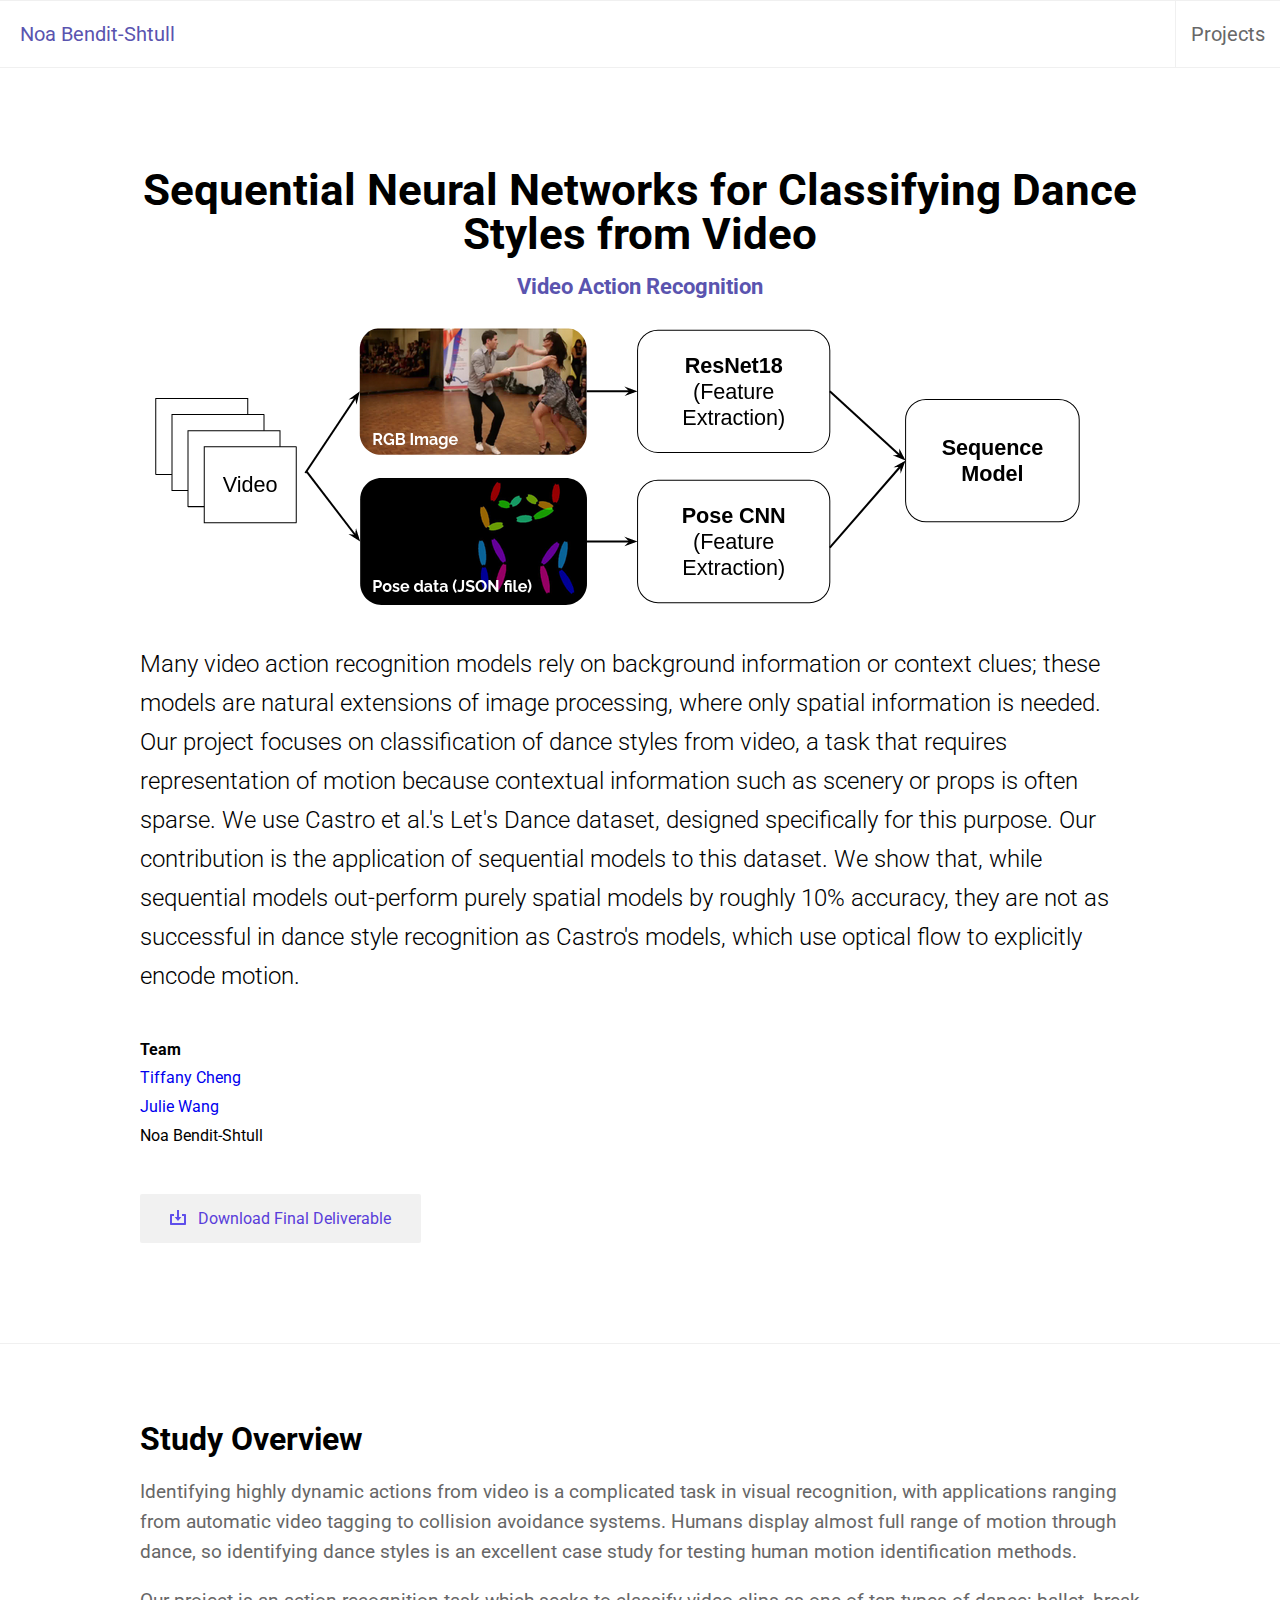
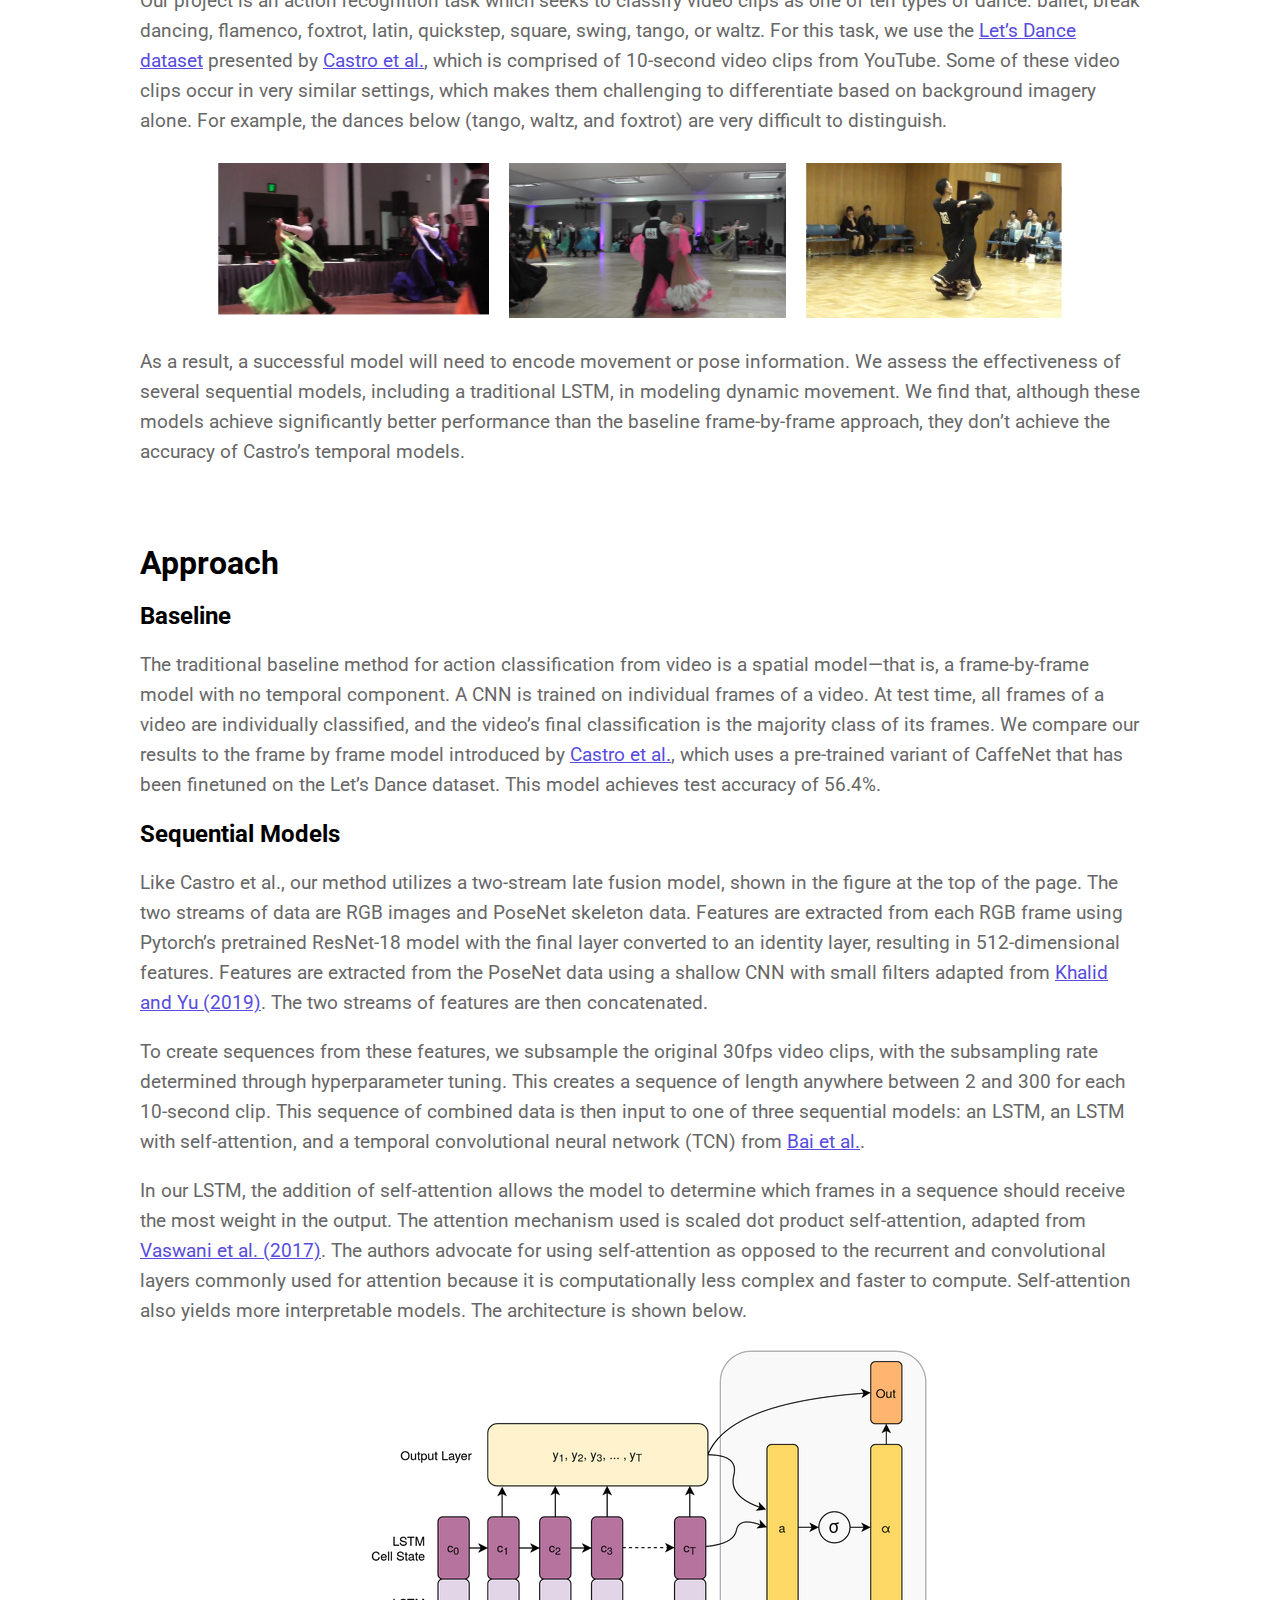
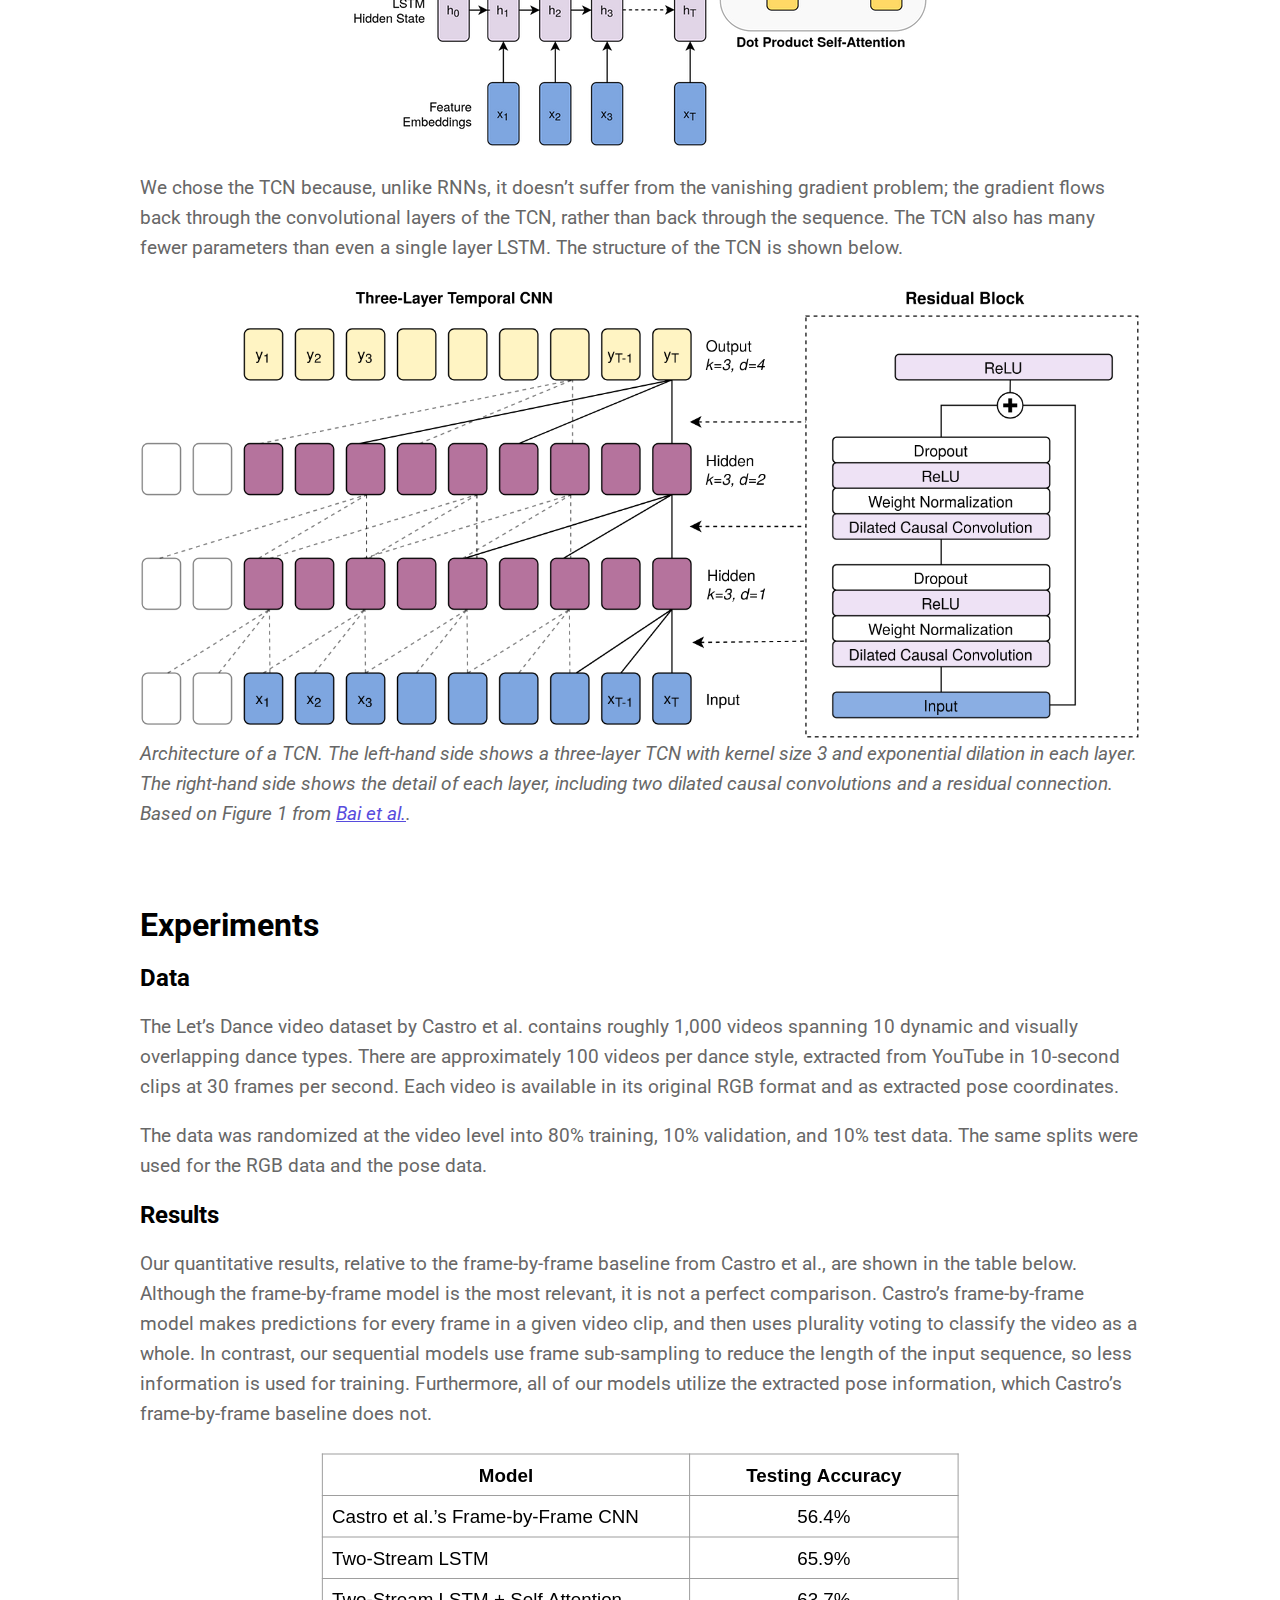
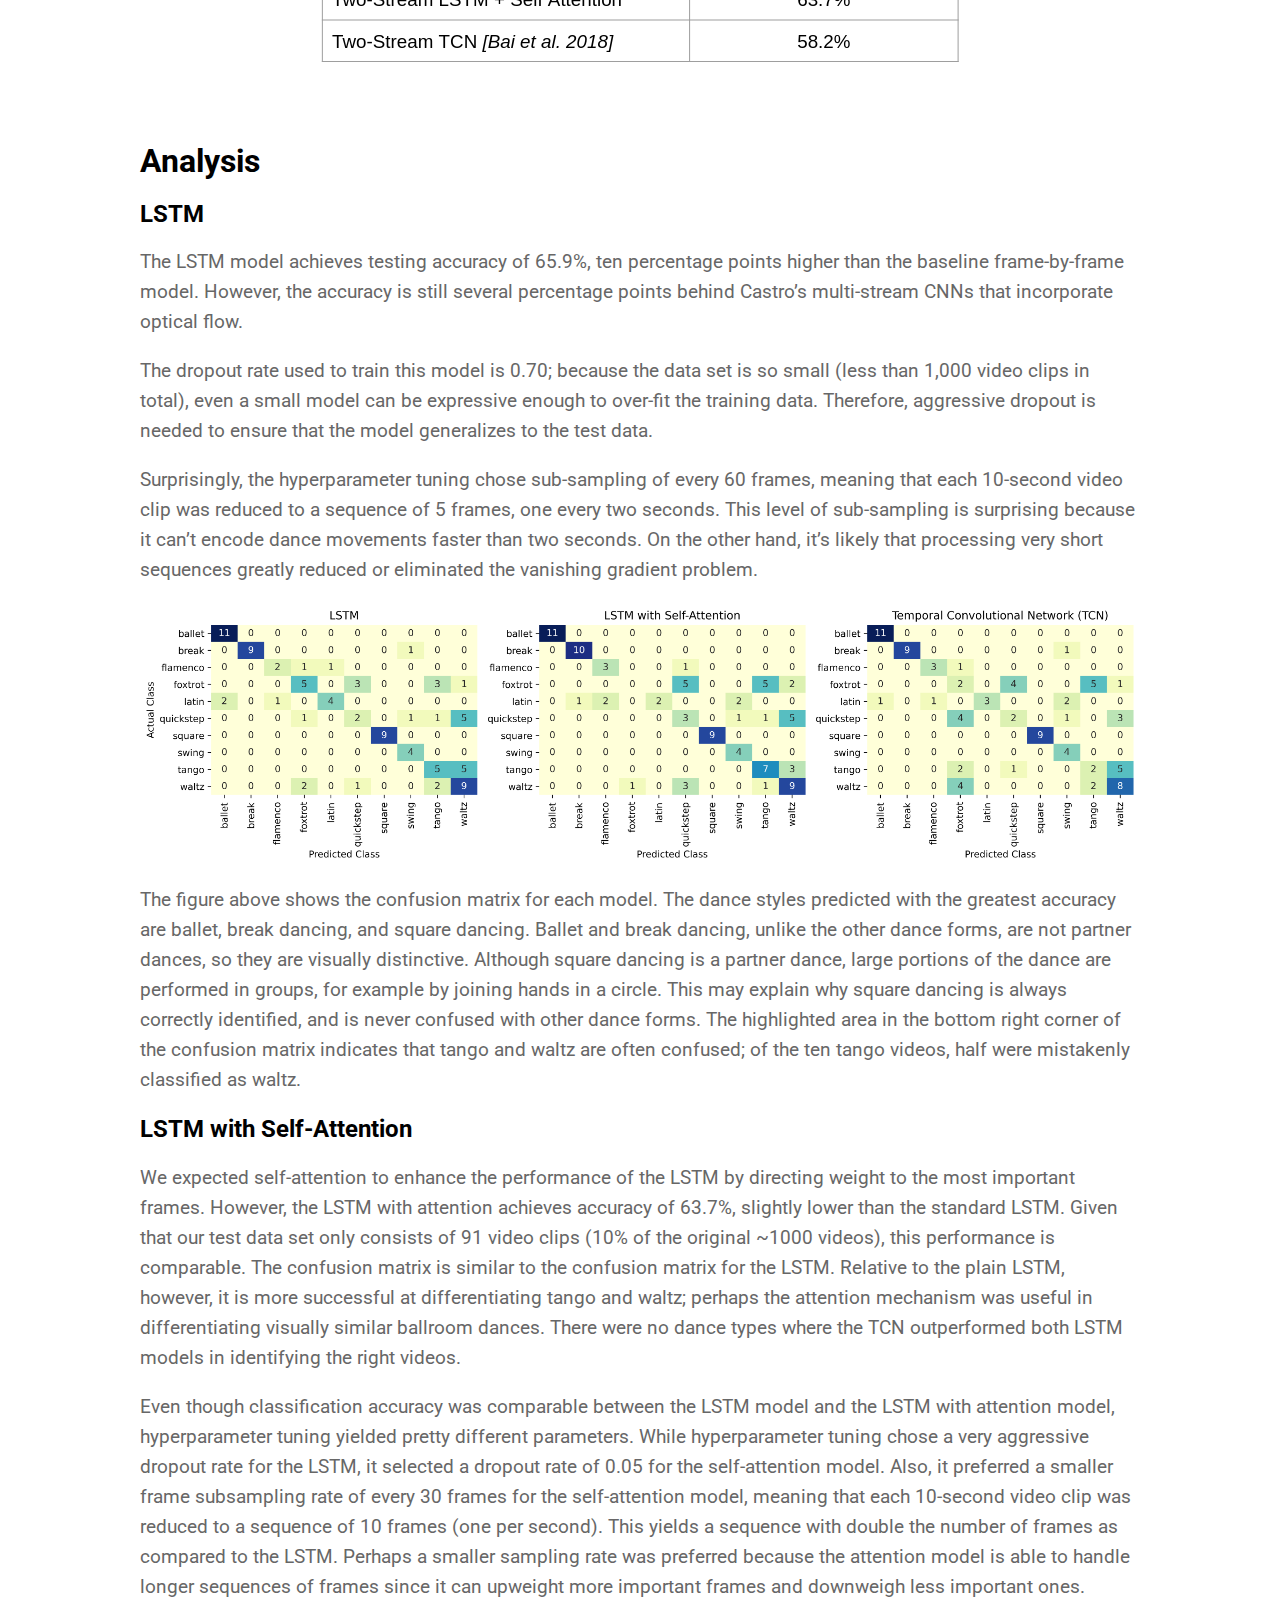
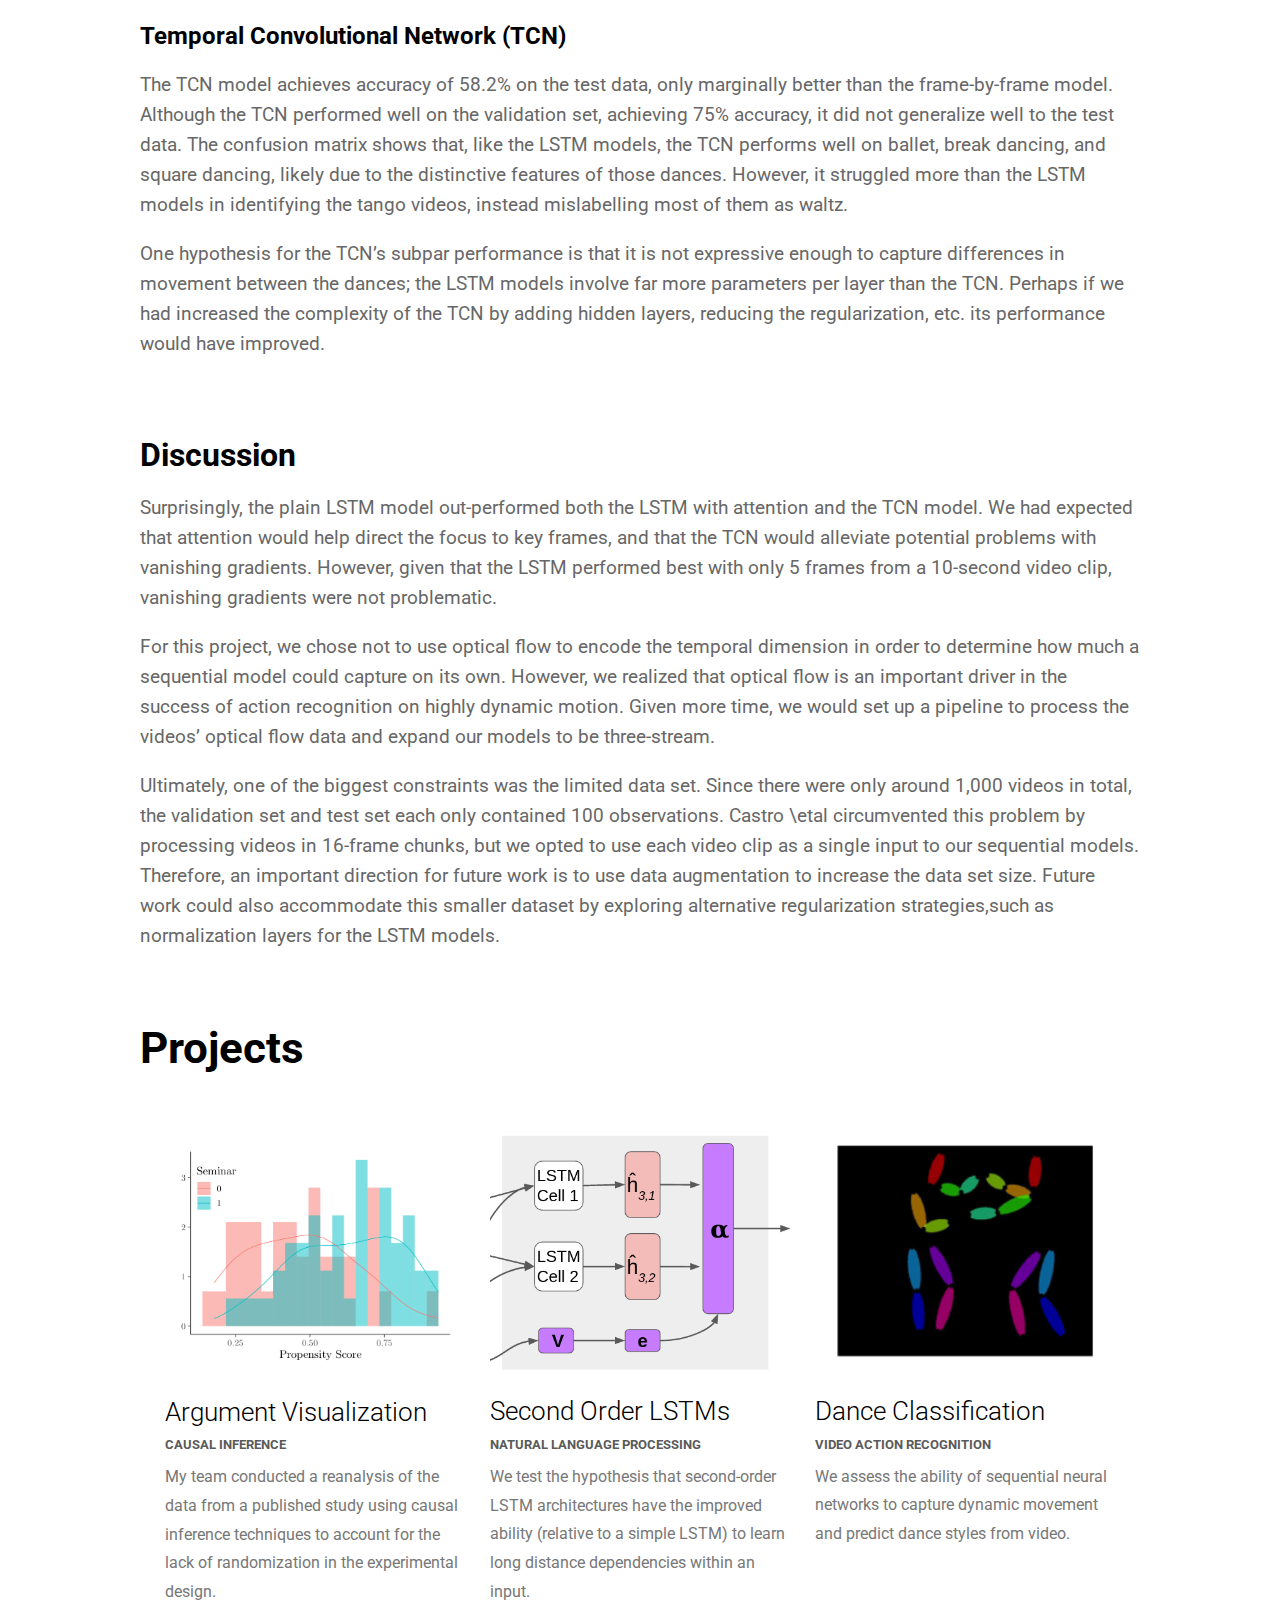
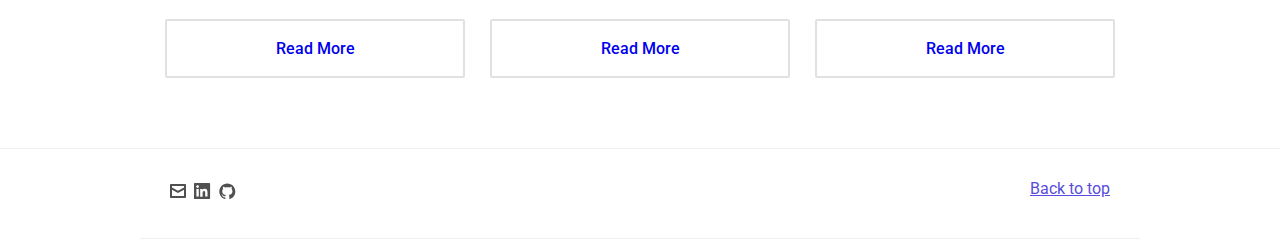
<file: dance/index.html>
<!DOCTYPE html>
<html lang="en-us">
    <head>
        <meta charset="UTF-8">
<meta http-equiv="X-UA-Compatible" content="ie=edge">
<title>Video Action Recognition</title>
<meta name="viewport" content="width=device-width, initial-scale=1.0">
<meta name="theme-color" content="#D50000">
<meta name="description" content="">
<meta property="og:description" content="">
<meta name="twitter:description" content="">
<meta property="og:image" content="pose.png">
<meta name="twitter:image" content="pose.png">
<link rel="icon" href="https://noa-codes.github.io/img/favicon.png" type="image/x-icon">
<link rel="shortcut icon" href="https://noa-codes.github.io/img/favicon.png" type="image/x-icon">
<link rel="stylesheet" href="https://noa-codes.github.io/css/final.css">
<link rel="stylesheet" href="https://noa-codes.github.io/css/normalize.css">
<link href="https://fonts.googleapis.com/css?family=Roboto:300,400,700" rel="stylesheet">
<link href="https://fonts.googleapis.com/css?family=Merriweather" rel="stylesheet">

    </head>
    <body>
        <nav class="main-navigation stuckMenu">
    <a class="logo" href="https://noa-codes.github.io/">Noa Bendit-Shtull</a>
    
    <div class="sub-navigation">
        <a href="https://noa-codes.github.io/" class="main-navigation-link" data-scroll-goto="2">Projects</a>
    </div>
</nav>
        <section>
    <div class="main-case-study">
        <h1 class="title" style="text-align: center;">Sequential Neural Networks for Classifying Dance Styles from Video</h1>
        <h2 class="subtitle" style="text-align: center;">Video Action Recognition</h2>
        <img src="img/pipeline.png" alt="">
        <p class="summary">Many video action recognition models rely on background information or context clues; these models are natural extensions of image processing, where only spatial information is needed. Our project focuses on classification of dance styles from video, a task that requires representation of motion because contextual information such as scenery or props is often sparse. We use Castro et al.&#39;s Let&#39;s Dance dataset, designed specifically for this purpose. Our contribution is the application of sequential models to this dataset. We show that, while sequential models out-perform purely spatial models by roughly 10% accuracy, they are not as successful in dance style recognition as Castro&#39;s models, which use optical flow to explicitly encode motion.</p>
        <div class="case-details">
            <div class="case-details-item">
                <p><strong>Team</strong>
                    
                        
                        <br><a href="https://www.linkedin.com/in/tiffany-cheng14">Tiffany Cheng</a>
                        
                    
                        
                        <br><a href="https://www.linkedin.com/in/julie-wang-66387421/">Julie Wang</a>
                        
                    
                        
                        <br>Noa Bendit-Shtull
                        
                    
                </p>
            </div>

        </div>
        <h1 style="color: black; font-family: merriweather; font-size: 26px; line-height: 1.7em; margin-top: 20px;"></h1>
        <div class="case-links">
            
            
            <div class="link-div">
                <a href="/dance.pdf" target="blank" class="case-detail-link">
                    
                    <img style="top:1.8px;" src="https://noa-codes.github.io/svg/download.svg">
                    
                    Download Final Deliverable
                </a>
            </div>
            
        </div>
    </div>
</section>

        <div class="content-case-study">
            <h1 id="study-overview">Study Overview</h1>
<p>Identifying highly dynamic actions from video is a complicated task in visual recognition, with applications ranging from automatic video tagging to collision avoidance systems. Humans display almost full range of motion through dance, so identifying dance styles is an excellent case study for testing human motion identification methods.</p>
<p>Our project is an action recognition task which seeks to classify video clips as one of ten types of dance: ballet, break dancing, flamenco, foxtrot, latin, quickstep, square, swing, tango, or waltz. For this task, we use the <a href="https://www.cc.gatech.edu/cpl/projects/dance/">Let&rsquo;s Dance dataset</a> presented by <a href="https://arxiv.org/abs/1801.07388">Castro et al.</a>, which is comprised of 10-second video clips from YouTube. Some of these video clips occur in very similar settings, which makes them challenging to differentiate based on background imagery alone. For example, the dances below (tango, waltz, and foxtrot) are very difficult to distinguish.</p>
<p><img src="/dance/img/tango-waltz-foxtrot.png" alt=""></p>
<p>As a result, a successful model will need to encode movement or pose information. We assess the effectiveness of several sequential models, including a traditional LSTM, in modeling dynamic movement. We find that, although these models achieve significantly better performance than the baseline frame-by-frame approach, they don&rsquo;t achieve the accuracy of Castro&rsquo;s temporal models.</p>
<h1 id="approach">Approach</h1>
<h2 id="baseline">Baseline</h2>
<p>The traditional baseline method for action classification from video is a spatial model&mdash;that is, a frame-by-frame model with no temporal component. A CNN is trained on individual frames of a video. At test time, all frames of a video are individually classified, and the video&rsquo;s final classification is the majority class of its frames. We compare our results to the frame by frame model introduced by <a href="https://arxiv.org/abs/1801.07388">Castro et al.</a>, which uses a pre-trained variant of CaffeNet that has been finetuned on the Let&rsquo;s Dance dataset. This model achieves test accuracy of 56.4%.</p>
<h2 id="sequential-models">Sequential Models</h2>
<p>Like Castro et al., our method utilizes a two-stream late fusion model, shown in the figure at the top of the page. The two streams of data are RGB images and PoseNet skeleton data. Features are extracted from each RGB frame using Pytorch&rsquo;s pretrained ResNet-18 model with the final layer converted to an identity layer, resulting in 512-dimensional features. Features are extracted from the PoseNet data using a shallow CNN with small filters adapted from <a href="https://arxiv.org/abs/1909.03466">Khalid and Yu (2019)</a>. The two streams of features are then concatenated.</p>
<p>To create sequences from these features, we subsample the original 30fps video clips, with the subsampling rate determined through hyperparameter tuning. This creates a sequence of length anywhere between 2 and 300 for each 10-second clip. This sequence of combined data is then input to one of three sequential models: an LSTM, an LSTM with self-attention, and a temporal convolutional neural network (TCN) from <a href="https://arxiv.org/abs/1803.01271">Bai et al.</a>.</p>
<p>In our LSTM, the addition of self-attention allows the model to determine which frames in a sequence should receive the most weight in the output. The attention mechanism used is scaled dot product self-attention, adapted from <a href="https://arxiv.org/abs/1706.03762">Vaswani et al. (2017)</a>. The authors advocate for using self-attention as opposed to the recurrent and convolutional layers commonly used for attention because it is computationally less complex and faster to compute. Self-attention also yields more interpretable models. The architecture is shown below.</p>
<p><img src="/dance/img/attention-lstm2.png" alt=""></p>
<p>We chose the TCN because, unlike RNNs, it doesn&rsquo;t suffer from the vanishing gradient problem; the gradient flows back through the convolutional layers of the TCN, rather than back through the sequence. The TCN also has many fewer parameters than even a single layer LSTM. The structure of the TCN is shown below.</p>
<p><img src="/dance/img/diagrams-TCN.png" alt="">
<em>Architecture of a TCN. The left-hand side shows a three-layer TCN with kernel size 3 and exponential dilation in each layer. The right-hand side shows the detail of each layer, including two dilated causal convolutions and a residual connection. Based on Figure 1 from <a href="https://arxiv.org/abs/1803.01271">Bai et al.</a>.</em></p>
<h1 id="experiments">Experiments</h1>
<h2 id="data">Data</h2>
<p>The Let&rsquo;s Dance video dataset by Castro et al. contains roughly 1,000 videos spanning 10 dynamic and visually overlapping dance types. There are approximately 100 videos per dance style, extracted from YouTube in 10-second clips at 30 frames per second. Each video is available in its original RGB format and as extracted pose coordinates.</p>
<p>The data was randomized at the video level into 80% training, 10% validation, and 10% test data. The same splits were used for the RGB data and the pose data.</p>
<h2 id="results">Results</h2>
<p>Our quantitative results, relative to the frame-by-frame baseline from Castro et al., are shown in the table below. Although the frame-by-frame model is the most relevant, it is not a perfect comparison. Castro&rsquo;s frame-by-frame model makes predictions for every frame in a given video clip, and then uses plurality voting to classify the video as a whole. In contrast, our sequential models use frame sub-sampling to reduce the length of the input sequence, so less information is used for training. Furthermore, all of our models utilize the extracted pose information, which Castro&rsquo;s frame-by-frame baseline does not.</p>
<p><img src="/dance/img/results.png" alt=""></p>
<h1 id="analysis">Analysis</h1>
<h2 id="lstm">LSTM</h2>
<p>The LSTM model achieves testing accuracy of 65.9%, ten percentage points higher than the baseline frame-by-frame model. However, the accuracy is still several percentage points behind Castro&rsquo;s multi-stream CNNs that incorporate optical flow.</p>
<p>The dropout rate used to train this model is 0.70; because the data set is so small (less than 1,000 video clips in total), even a small model can be expressive enough to over-fit the training data. Therefore, aggressive dropout is needed to ensure that the model generalizes to the test data.</p>
<p>Surprisingly, the hyperparameter tuning chose sub-sampling of every 60 frames, meaning that each 10-second video clip was reduced to a sequence of 5 frames, one every two seconds. This level of sub-sampling is surprising because it can&rsquo;t encode dance movements faster than two seconds. On the other hand, it&rsquo;s likely that processing very short sequences greatly reduced or eliminated the vanishing gradient problem.</p>
<p><img src="/dance/img/confusion_matrices.png" alt=""></p>
<p>The figure above shows the confusion matrix for each model. The dance styles predicted with the greatest accuracy are ballet, break dancing, and square dancing. Ballet and break dancing, unlike the other dance forms, are not partner dances, so they are visually distinctive. Although square dancing is a partner dance, large portions of the dance are performed in groups, for example by joining hands in a circle. This may explain why square dancing is always correctly identified, and is never confused with other dance forms. The highlighted area in the bottom right corner of the confusion matrix indicates that tango and waltz are often confused; of the ten tango videos, half were mistakenly classified as waltz.</p>
<h2 id="lstm-with-self-attention">LSTM with Self-Attention</h2>
<p>We expected self-attention to enhance the performance of the LSTM by directing weight to the most important frames. However, the LSTM with attention achieves accuracy of 63.7%, slightly lower than the standard LSTM. Given that our test data set only consists of 91 video clips (10% of the original ~1000 videos), this performance is comparable. The confusion matrix is similar to the confusion matrix for the LSTM. Relative to the plain LSTM, however, it is more successful at differentiating tango and waltz; perhaps the attention mechanism was useful in differentiating visually similar ballroom dances. There were no dance types where the TCN outperformed both LSTM models in identifying the right videos.</p>
<p>Even though classification accuracy was comparable between the LSTM model and the LSTM with attention model, hyperparameter tuning yielded pretty different parameters. While hyperparameter tuning chose a very aggressive dropout rate for the LSTM, it selected a dropout rate of 0.05 for the self-attention model. Also, it preferred a smaller frame subsampling rate of every 30 frames for the self-attention model, meaning that each 10-second video clip was reduced to a sequence of 10 frames (one per second). This yields a sequence with double the number of frames as compared to the LSTM. Perhaps a smaller sampling rate was preferred because the attention model is able to handle longer sequences of frames since it can upweight more important frames and downweigh less important ones.</p>
<h2 id="temporal-convolutional-network-tcn">Temporal Convolutional Network (TCN)</h2>
<p>The TCN model achieves accuracy of 58.2% on the test data, only marginally better than the frame-by-frame model. Although the TCN performed well on the validation set, achieving 75% accuracy, it did not generalize well to the test data. The confusion matrix shows that, like the LSTM models, the TCN performs well on ballet, break dancing, and square dancing, likely due to the distinctive features of those dances. However, it struggled more than the LSTM models in identifying the tango videos, instead mislabelling most of them as waltz.</p>
<p>One hypothesis for the TCN&rsquo;s subpar performance is that it is not expressive enough to capture differences in movement between the dances; the LSTM models involve far more parameters per layer than the TCN. Perhaps if we had increased the complexity of the TCN by adding hidden layers, reducing the regularization, etc. its performance would have improved.</p>
<h1 id="discussion">Discussion</h1>
<p>Surprisingly, the plain LSTM model out-performed both the LSTM with attention and the TCN model. We had expected that attention would help direct the focus to key frames, and that the TCN would alleviate potential problems with vanishing gradients. However, given that the LSTM performed best with only 5 frames from a 10-second video clip, vanishing gradients were not problematic.</p>
<p>For this project, we chose not to use optical flow to encode the temporal dimension in order to determine how much a sequential model could capture on its own. However, we realized that optical flow is an important driver in the success of action recognition on highly dynamic motion. Given more time, we would set up a pipeline to process the videos&rsquo; optical flow data and expand our models to be three-stream.</p>
<p>Ultimately, one of the biggest constraints was the limited data set. Since there were only around 1,000 videos in total, the validation set and test set each only contained 100 observations. Castro \etal circumvented this problem by processing videos in 16-frame chunks, but we opted to use each video clip as a single input to our sequential models. Therefore, an important direction for future work is to use data augmentation to increase the data set size. Future work could also accommodate this smaller dataset by exploring alternative regularization strategies,such as normalization layers for the LSTM models.</p>

        </div>

        
        <section data-scroll-index="2">
    <script type="text/javascript" async
  src="https://cdn.mathjax.org/mathjax/latest/MathJax.js?config=TeX-AMS-MML_HTMLorMML">
  MathJax.Hub.Config({
  tex2jax: {
    inlineMath: [['$','$'], ['\\(','\\)']],
    displayMath: [['$$','$$']],
    processEscapes: true,
    processEnvironments: true,
    skipTags: ['script', 'noscript', 'style', 'textarea', 'pre'],
    TeX: { equationNumbers: { autoNumber: "AMS" },
         extensions: ["AMSmath.js", "AMSsymbols.js"] }
  }
  });
  MathJax.Hub.Queue(function() {
    
    
    
    var all = MathJax.Hub.getAllJax(), i;
    for(i = 0; i < all.length; i += 1) {
        all[i].SourceElement().parentNode.className += ' has-jax';
    }
  });

  MathJax.Hub.Config({
  
  TeX: { equationNumbers: { autoNumber: "AMS" } }
  });
</script>

    <div class="case-studies">
        <div class="header">
            <h1 class="title">Projects</h1>
            <h2 class="subtitle"></h2>
        </div>
        <div class="case-studies-wrapper">
            
            
            <div class="case-study-item">
                <a href="https://noa-codes.github.io/argviz/"><img src="https://noa-codes.github.io/img/propensity.png" alt=""></a>
                <h4>Argument Visualization</h4>
                <h5>Causal Inference</h5>
                <p>My team conducted a reanalysis of the data from a published study using causal inference techniques to account for the lack of randomization in the experimental design.</p>
                <a href="https://noa-codes.github.io/argviz/" class="read-more">Read More</a>
            </div>
            
            <div class="case-study-item">
                <a href="https://noa-codes.github.io/nlp/"><img src="https://noa-codes.github.io/img/architecture_mini.png" alt=""></a>
                <h4>Second Order LSTMs</h4>
                <h5>Natural Language Processing</h5>
                <p>We test the hypothesis that second-order LSTM architectures have the improved ability (relative to a simple LSTM) to learn long distance dependencies within an input.</p>
                <a href="https://noa-codes.github.io/nlp/" class="read-more">Read More</a>
            </div>
            
            <div class="case-study-item">
                <a href="https://noa-codes.github.io/dance/"><img src="https://noa-codes.github.io/img/pose.png" alt=""></a>
                <h4>Dance Classification</h4>
                <h5>Video Action Recognition</h5>
                <p>We assess the ability of sequential neural networks to capture dynamic movement and predict dance styles from video.</p>
                <a href="https://noa-codes.github.io/dance/" class="read-more">Read More</a>
            </div>
            
        </div>
    </div>
</section>

        

        
        <footer>
    <div class="icons">
        
        <a href="mailto:nbshtull@stanford.edu">
            <svg width="16px" height="14px" viewBox="0 0 16 14" version="1.1" xmlns="http://www.w3.org/2000/svg" xlink="http://www.w3.org/1999/xlink">
                
                <title>ui-16px-1_email-84</title>
                <desc>Created with Sketch.</desc>
                <defs></defs>
                <g id="Portfolio" stroke="none" stroke-width="1" fill="none" fill-rule="evenodd">
                    <g transform="translate(-94.000000, -336.000000)" id="Group" fill="#505050">
                        <g transform="translate(94.000000, 335.000000)">
                            <g id="ui-16px-1_email-84" transform="translate(0.000000, 1.000000)">
                                <path d="M15,0 L1,0 C0.448,0 0,0.447 0,1 L0,13 C0,13.553 0.448,14 1,14 L15,14 C15.552,14 16,13.553 16,13 L16,1 C16,0.447 15.552,0 15,0 Z M14,12 L2,12 L2,5.723 L7.504,8.868 C7.812,9.044 8.189,9.044 8.496,8.868 L14,5.723 L14,12 Z M14,3.42 L8,6.849 L2,3.42 L2,2 L14,2 L14,3.42 Z" id="Shape"></path>
                            </g>
                        </g>
                    </g>
                </g>
            </svg>
        </a>
        
        
        
        
        
        <a href="https://www.linkedin.com/in/noa-bendit-shtull/" target="blank">
            <svg width="17px" height="16px" viewBox="0 0 17 16" version="1.1" xmlns="http://www.w3.org/2000/svg" xlink="http://www.w3.org/1999/xlink">
                
                <title>social-16px_logo-linkedin</title>
                <desc>Created with Sketch.</desc>
                <defs></defs>
                <g id="Portfolio" stroke="none" stroke-width="1" fill="none" fill-rule="evenodd">
                    <g transform="translate(-243.000000, -335.000000)" id="Group" fill="#505050">
                        <g transform="translate(94.000000, 335.000000)">
                            <g id="social-16px_logo-linkedin" transform="translate(149.000000, 0.000000)">
                                <path d="M15.3,0 L0.7,0 C0.3,0 0,0.3 0,0.7 L0,15.4 C0,15.7 0.3,16 0.7,16 L15.4,16 C15.8,16 16.1,15.7 16.1,15.3 L16.1,0.7 C16,0.3 15.7,0 15.3,0 Z M4.7,13.6 L2.4,13.6 L2.4,6 L4.8,6 L4.8,13.6 L4.7,13.6 Z M3.6,5 C2.8,5 2.2,4.3 2.2,3.6 C2.2,2.8 2.8,2.2 3.6,2.2 C4.4,2.2 5,2.8 5,3.6 C4.9,4.3 4.3,5 3.6,5 Z M13.6,13.6 L11.2,13.6 L11.2,9.9 C11.2,9 11.2,7.9 10,7.9 C8.8,7.9 8.6,8.9 8.6,9.9 L8.6,13.7 L6.2,13.7 L6.2,6 L8.5,6 L8.5,7 L8.5,7 C8.8,6.4 9.6,5.8 10.7,5.8 C13.1,5.8 13.5,7.4 13.5,9.4 L13.5,13.6 L13.6,13.6 Z" id="Shape"></path>
                            </g>
                        </g>
                    </g>
                </g>
            </svg>
        </a>
        
        
        
        <a href="https://github.com/noa-codes" target="blank">
          <svg width="17px" height="17px" viewBox="0 0 17 17" version="1.1" xmlns="http://www.w3.org/2000/svg" xmlns:xlink="http://www.w3.org/1999/xlink">
            <title>social-16px_logo-github</title>
              <g id="Portfolio" stroke="none" stroke-width="1" fill="none" fill-rule="evenodd">
                  <g id="GitHub-Mark" transform="translate(-136.000000, -55.000000)" fill="#505050">
                      <path d="M144.319263,55.455 C139.902185,55.455 136.32,59.0366937 136.32,63.4552456 C136.32,66.9897924 138.612029,69.9880428 141.791009,71.0459021 C142.191267,71.1195692 142.337128,70.8725389 142.337128,70.6603777 C142.337128,70.4708077 142.330252,69.967416 142.326323,69.2999922 C140.101086,69.7832483 139.631581,68.2273994 139.631581,68.2273994 C139.267666,67.303123 138.743156,67.057075 138.743156,67.057075 C138.016799,66.5610499 138.798161,66.5708722 138.798161,66.5708722 C139.601132,66.6273503 140.02349,67.3954524 140.02349,67.3954524 C140.737078,68.617835 141.896107,68.2647241 142.351861,68.0599296 C142.424546,67.5432777 142.631305,67.1906579 142.859673,66.9907746 C141.083314,66.7889268 139.215608,66.1023495 139.215608,63.0368165 C139.215608,62.163616 139.527465,61.4490452 140.039206,60.8901576 C139.956698,60.6878187 139.682166,59.8740429 140.117784,58.7729656 C140.117784,58.7729656 140.789137,58.5578577 142.317483,59.5931258 C142.95544,59.4153426 143.640053,59.326942 144.320246,59.3235043 C144.999947,59.326942 145.684069,59.4153426 146.323008,59.5931258 C147.850372,58.5578577 148.520743,58.7729656 148.520743,58.7729656 C148.957343,59.8740429 148.68281,60.6878187 148.600794,60.8901576 C149.113517,61.4490452 149.422919,62.163616 149.422919,63.0368165 C149.422919,66.1102073 147.552266,66.7864712 145.770505,66.9843901 C146.057315,67.2314204 146.313186,67.7195876 146.313186,68.4660808 C146.313186,69.5352357 146.303364,70.3981229 146.303364,70.6603777 C146.303364,70.8745034 146.447751,71.1234981 146.853411,71.045411 C150.029936,69.9850961 152.32,66.9888101 152.32,63.4552456 C152.32,59.0366937 148.737815,55.455 144.319263,55.455" id="Fill-4"></path>
                  </g>
              </g>
          </svg>
        </a>
        
    </div>

    <a href="#" style="color: #574cdd; text-decoration: underline;" data-scroll-goto="0">Back to top</a>
</footer>
        

        
<script type="application/javascript">
var doNotTrack = false;
if (!doNotTrack) {
	(function(i,s,o,g,r,a,m){i['GoogleAnalyticsObject']=r;i[r]=i[r]||function(){
	(i[r].q=i[r].q||[]).push(arguments)},i[r].l=1*new Date();a=s.createElement(o),
	m=s.getElementsByTagName(o)[0];a.async=1;a.src=g;m.parentNode.insertBefore(a,m)
	})(window,document,'script','https://www.google-analytics.com/analytics.js','ga');
	ga('create', 'UA-XXXXXXXX-Y', 'auto');
	
	ga('send', 'pageview');
}
</script>
<script src="https://noa-codes.github.io/js/jquery-1.js"></script>
<script src="https://noa-codes.github.io/js/stickUp.js"></script>
<script src="https://noa-codes.github.io/js/scrollIt.js" type="text/javascript"></script>
<script type="text/javascript">
    jQuery(function($) {
        $(document).ready( function() {
            $('.main-navigation').stickUp({

            });
        });
    });
    $(function(){
        $.scrollIt({
            topOffset: -70,         
            easing: 'ease-in-out'
        });
    });
</script>
    </body>
</html>
</file>
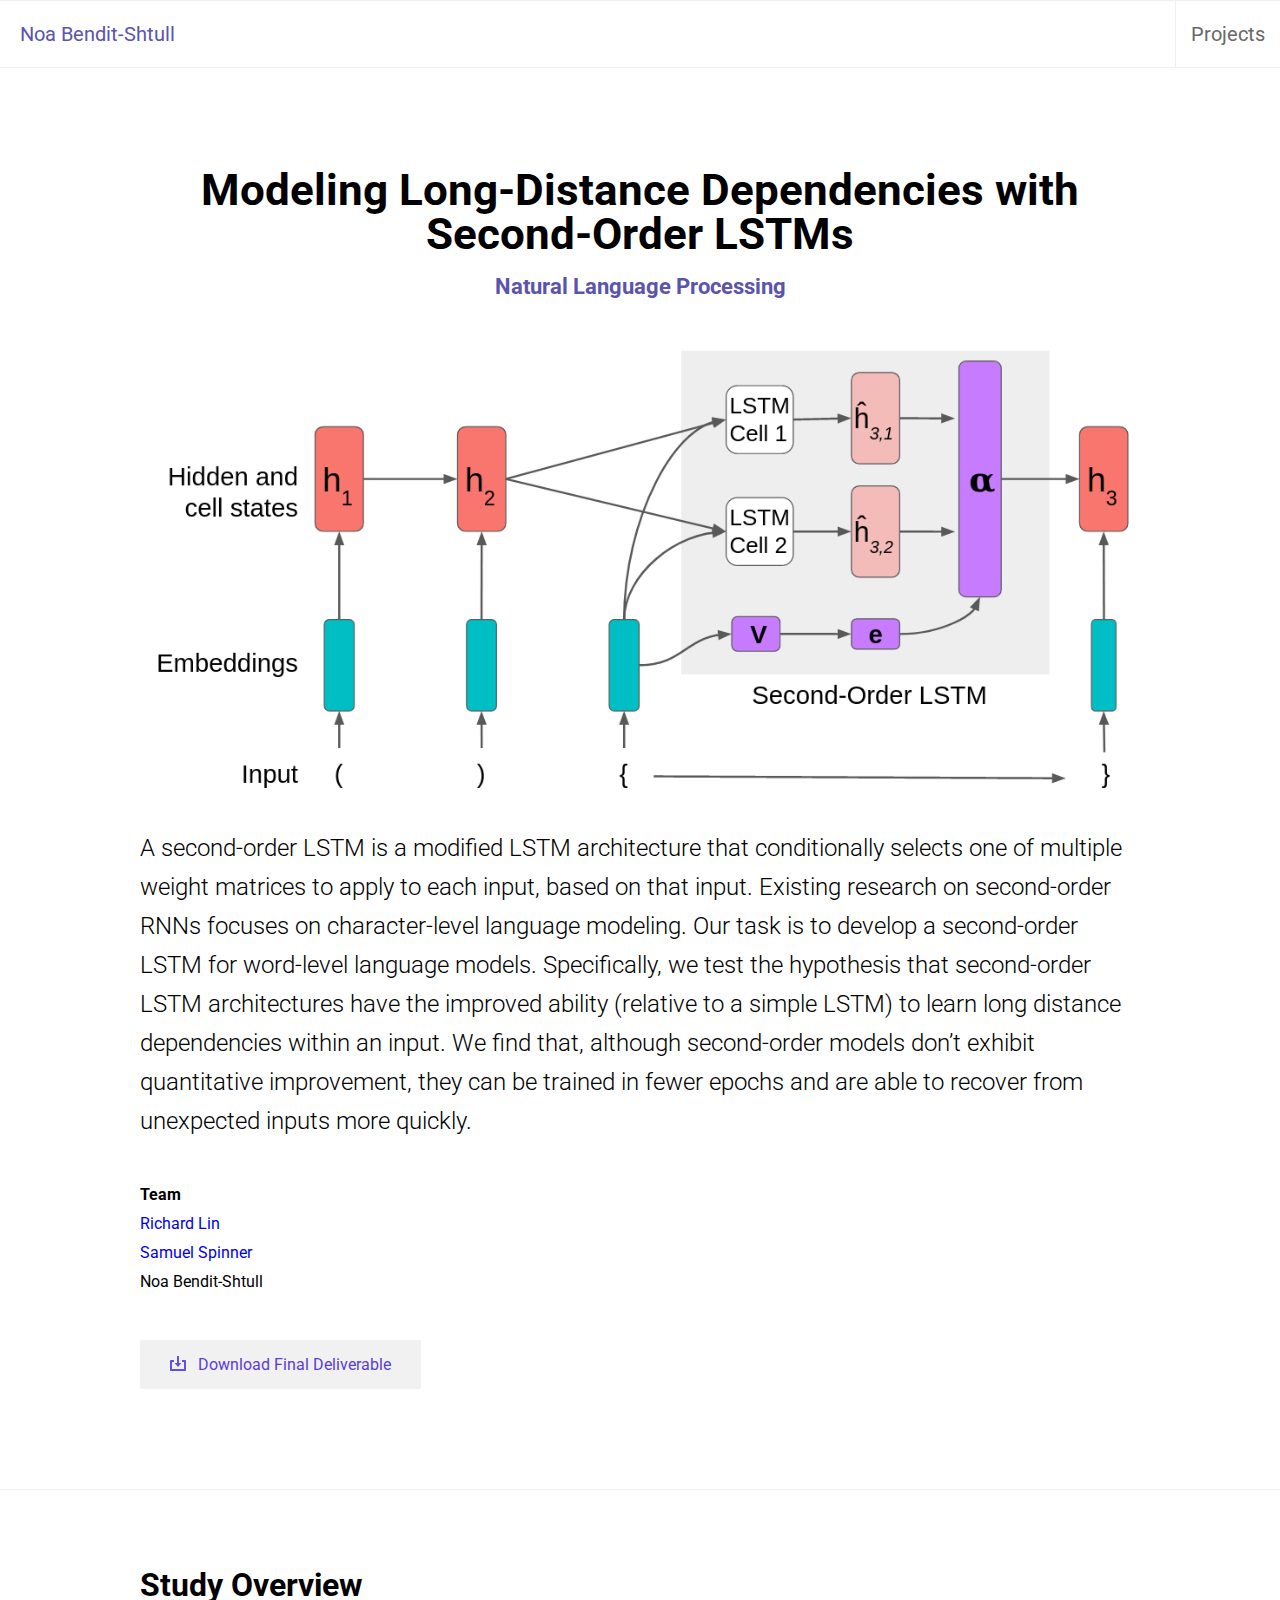
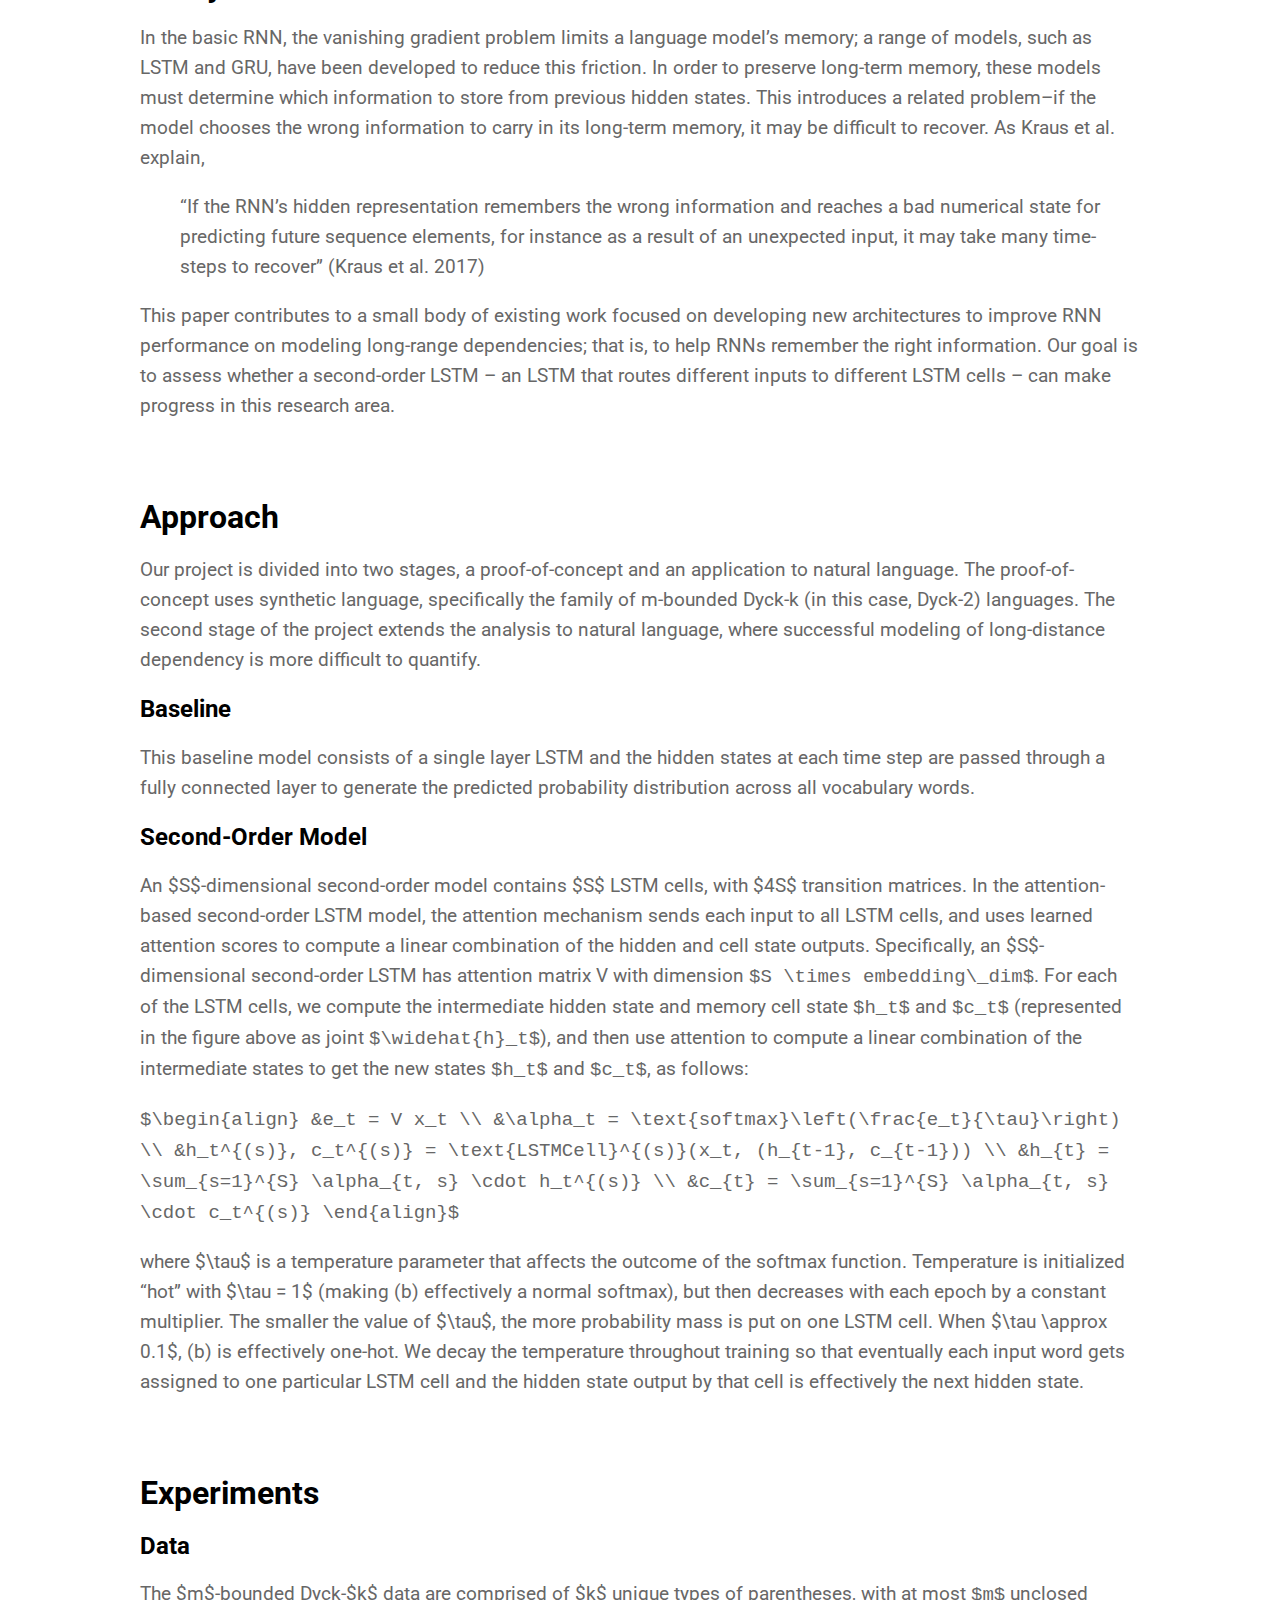
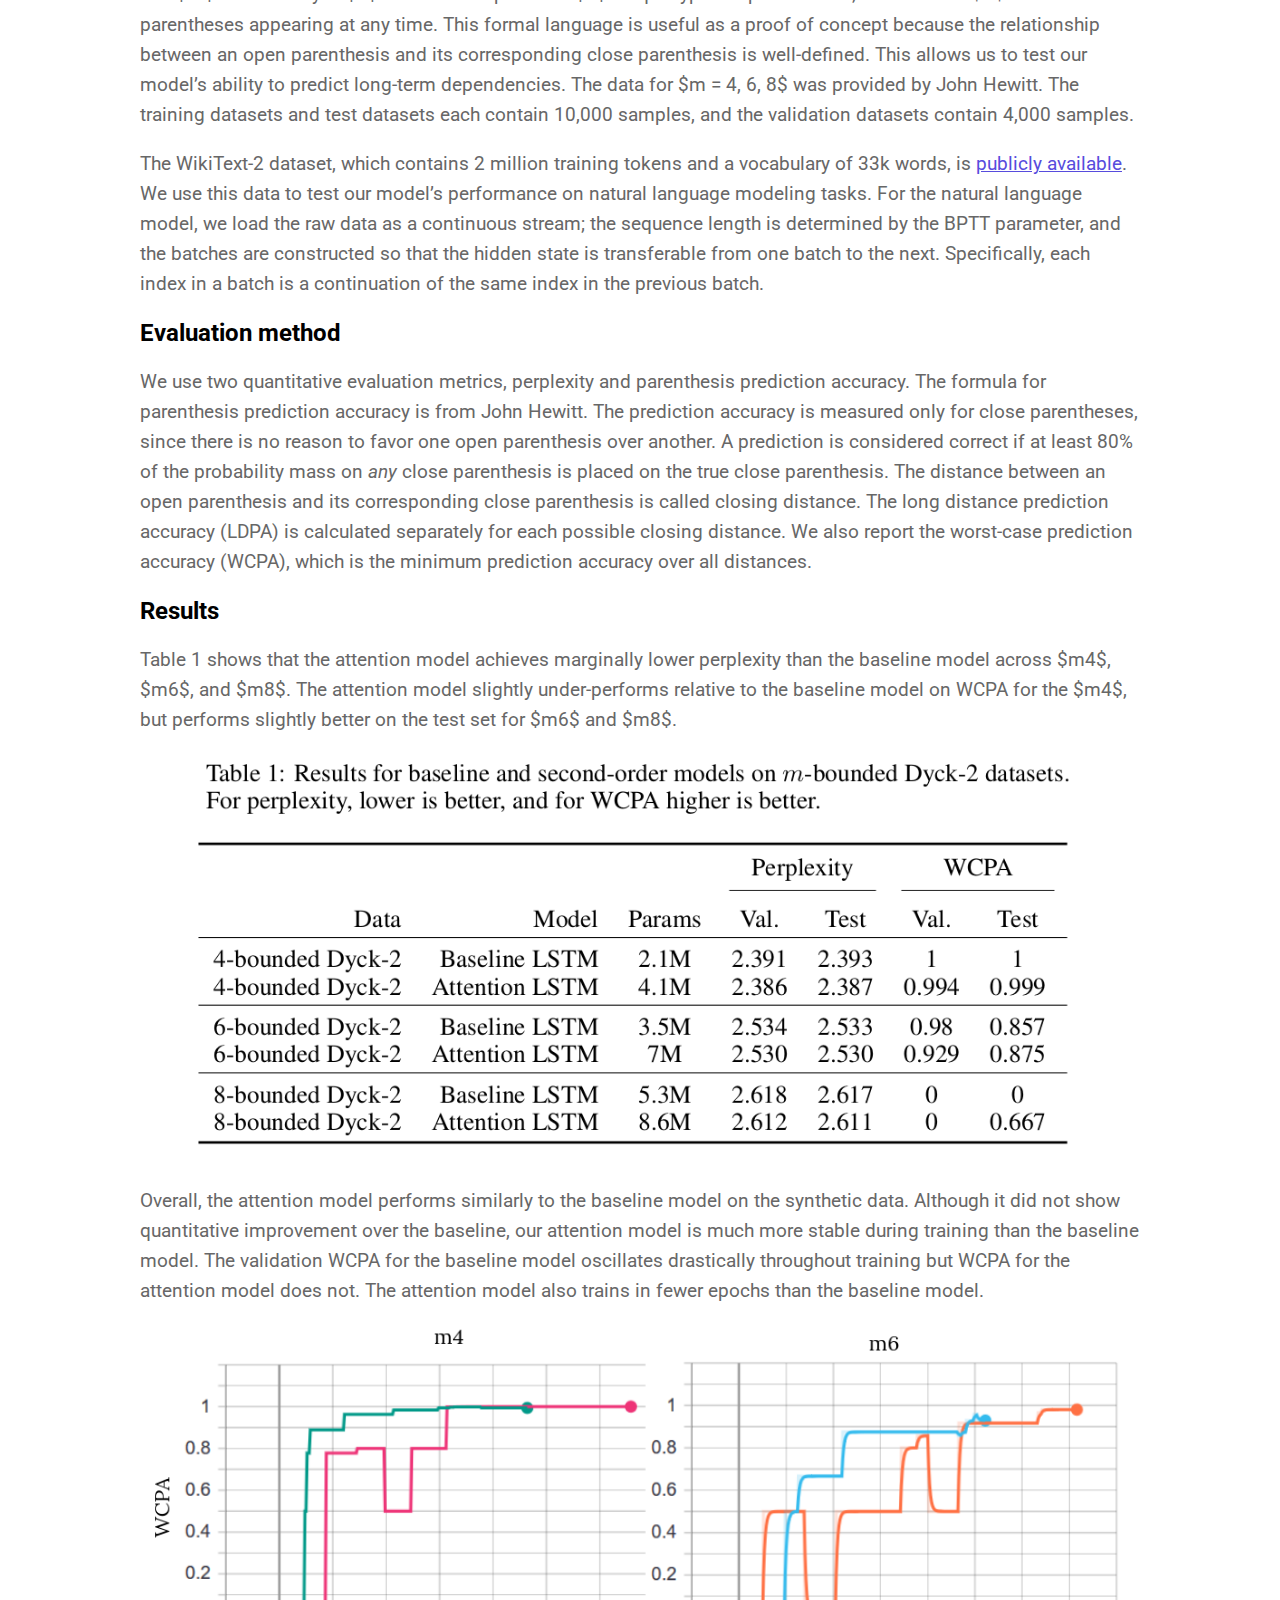
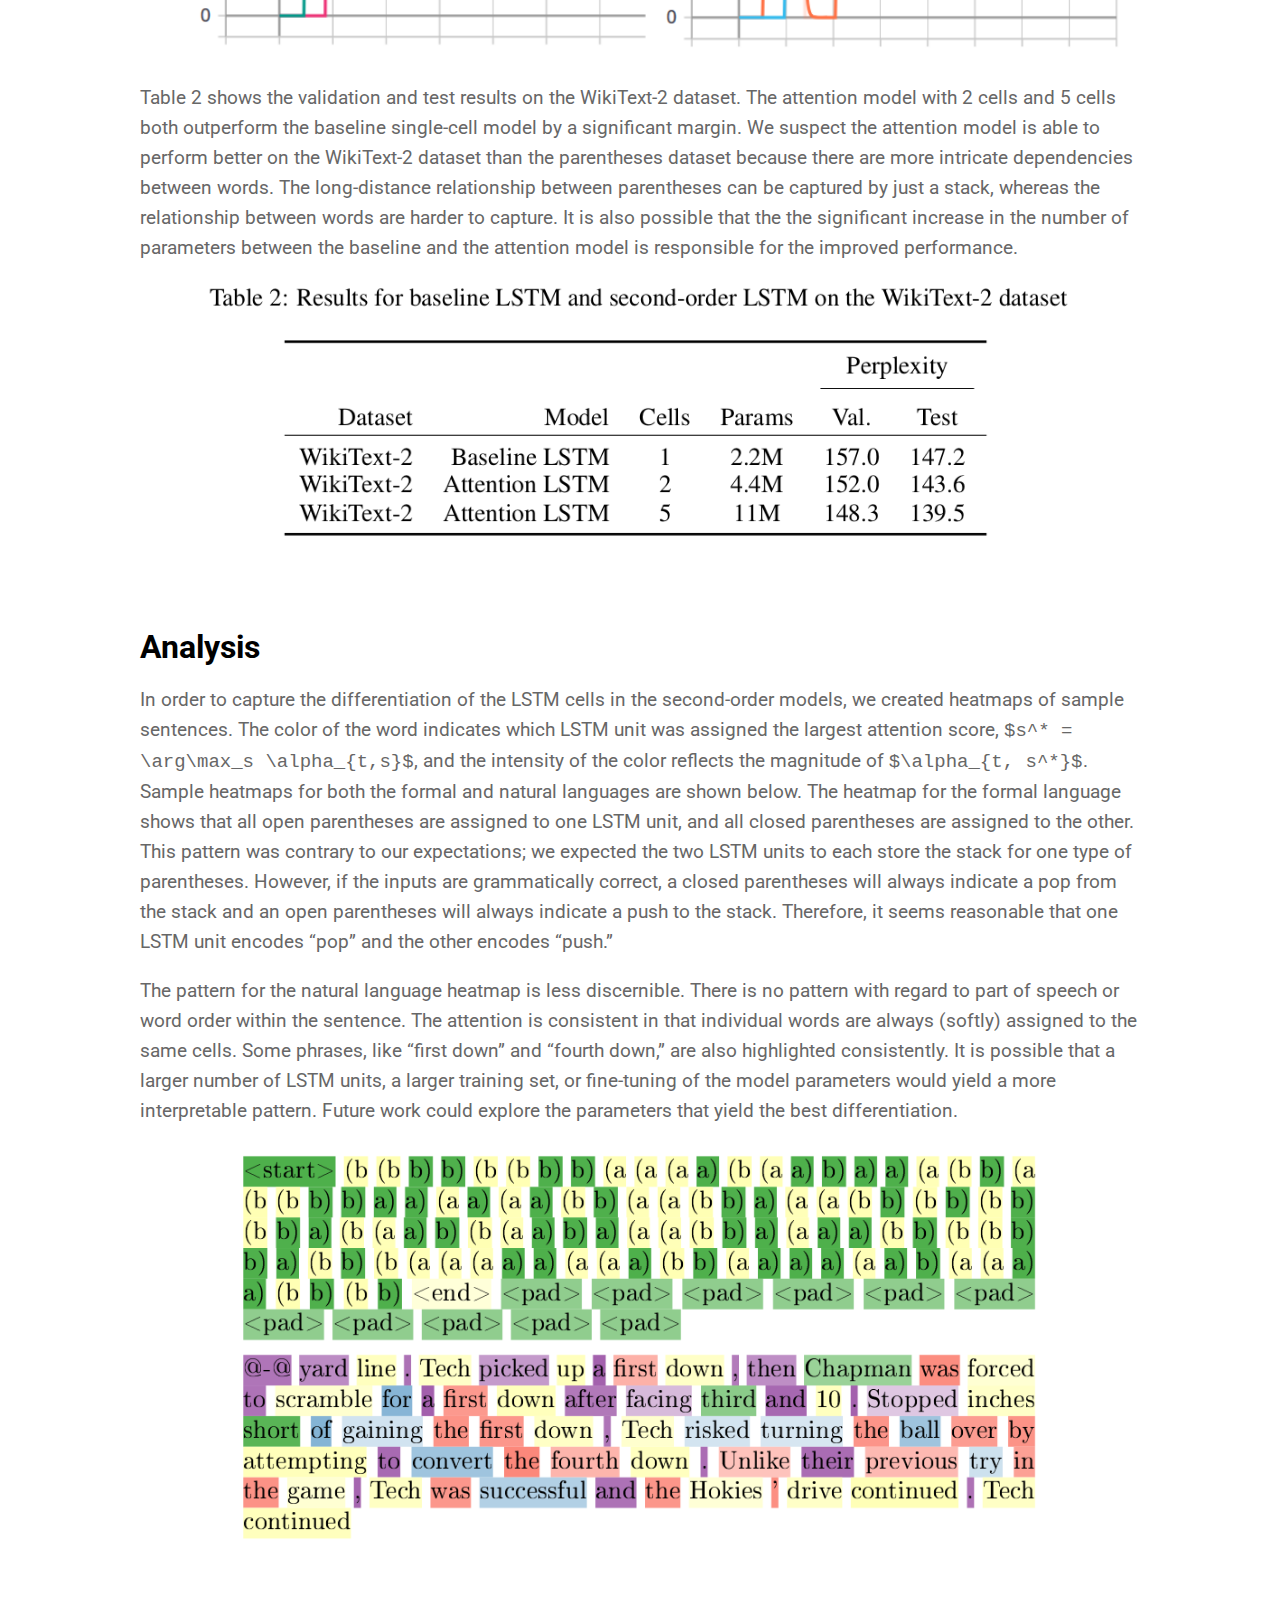
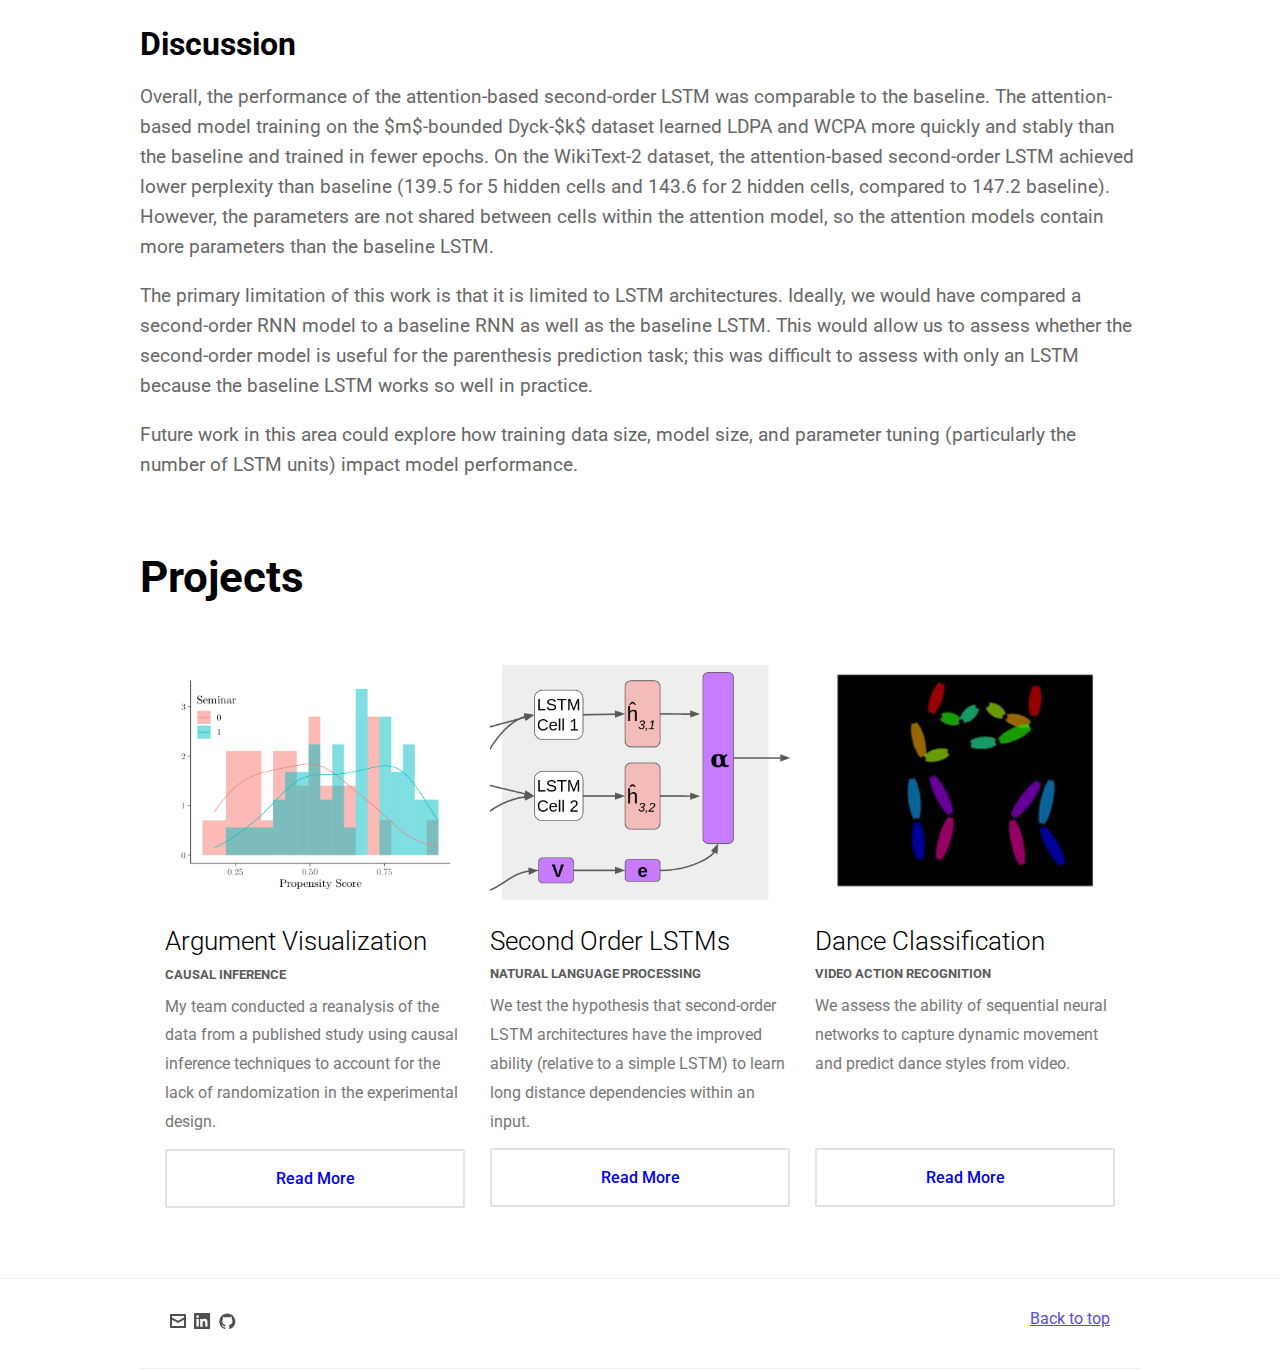
<file: nlp/index.html>
<!DOCTYPE html>
<html lang="en-us">
    <head>
        <meta charset="UTF-8">
<meta http-equiv="X-UA-Compatible" content="ie=edge">
<title>Natural Language Processing</title>
<meta name="viewport" content="width=device-width, initial-scale=1.0">
<meta name="theme-color" content="#D50000">
<meta name="description" content="">
<meta property="og:description" content="">
<meta name="twitter:description" content="">
<meta property="og:image" content="architecture_mini.png">
<meta name="twitter:image" content="architecture_mini.png">
<link rel="icon" href="https://noa-codes.github.io/img/favicon.png" type="image/x-icon">
<link rel="shortcut icon" href="https://noa-codes.github.io/img/favicon.png" type="image/x-icon">
<link rel="stylesheet" href="https://noa-codes.github.io/css/final.css">
<link rel="stylesheet" href="https://noa-codes.github.io/css/normalize.css">
<link href="https://fonts.googleapis.com/css?family=Roboto:300,400,700" rel="stylesheet">
<link href="https://fonts.googleapis.com/css?family=Merriweather" rel="stylesheet">

    </head>
    <body>
        <nav class="main-navigation stuckMenu">
    <a class="logo" href="https://noa-codes.github.io/">Noa Bendit-Shtull</a>
    
    <div class="sub-navigation">
        <a href="https://noa-codes.github.io/" class="main-navigation-link" data-scroll-goto="2">Projects</a>
    </div>
</nav>
        <section>
    <div class="main-case-study">
        <h1 class="title" style="text-align: center;">Modeling Long-Distance Dependencies with Second-Order LSTMs</h1>
        <h2 class="subtitle" style="text-align: center;">Natural Language Processing</h2>
        <img src="img/architecture.png" alt="">
        <p class="summary">A second-order LSTM is a modified LSTM architecture that conditionally selects one of multiple weight matrices to apply to each input, based on that input. Existing research on second-order RNNs focuses on character-level language modeling. Our task is to develop a second-order LSTM for word-level language models. Specifically, we test the hypothesis that second-order LSTM architectures have the improved ability (relative to a simple LSTM) to learn long distance dependencies within an input. We find that, although second-order models don’t exhibit quantitative improvement, they can be trained in fewer epochs and are able to recover from unexpected inputs more quickly.</p>
        <div class="case-details">
            <div class="case-details-item">
                <p><strong>Team</strong>
                    
                        
                        <br><a href="https://www.linkedin.com/in/richardlyf/">Richard Lin</a>
                        
                    
                        
                        <br><a href="https://www.linkedin.com/in/samspinner/">Samuel Spinner</a>
                        
                    
                        
                        <br>Noa Bendit-Shtull
                        
                    
                </p>
            </div>

        </div>
        <h1 style="color: black; font-family: merriweather; font-size: 26px; line-height: 1.7em; margin-top: 20px;"></h1>
        <div class="case-links">
            
            
            <div class="link-div">
                <a href="http://web.stanford.edu/class/cs224n/reports/custom/report44.pdf" target="blank" class="case-detail-link">
                    
                    <img style="top:1.8px;" src="https://noa-codes.github.io/svg/download.svg">
                    
                    Download Final Deliverable
                </a>
            </div>
            
        </div>
    </div>
</section>

        <div class="content-case-study">
            <h1 id="study-overview">Study Overview</h1>
<p>In the basic RNN, the vanishing gradient problem limits a language model&rsquo;s memory; a range of models, such as LSTM and GRU, have been developed to reduce this friction. In order to preserve long-term memory, these models must determine which information to store from previous hidden states. This introduces a related problem–if the model chooses the wrong information to carry in its long-term memory, it may be difficult to recover. As Kraus et al. explain,</p>
<blockquote>
<p>&ldquo;If the RNN’s hidden representation remembers the wrong information and reaches a bad numerical state for predicting future sequence elements, for instance as a result of an unexpected input, it may take many time-steps to recover&rdquo; (Kraus et al. 2017)</p>
</blockquote>
<p>This paper contributes to a small body of existing work focused on developing new architectures to improve RNN performance on modeling long-range dependencies; that is, to help RNNs remember the right information. Our goal is to assess whether a second-order LSTM – an LSTM that routes different inputs to different LSTM cells – can make progress in this research area.</p>
<h1 id="approach">Approach</h1>
<p>Our project is divided into two stages, a proof-of-concept and an application to natural language. The proof-of-concept uses synthetic language, specifically the family of m-bounded Dyck-k (in this case, Dyck-2) languages. The second stage of the project extends the analysis to natural language, where successful modeling of long-distance dependency is more difficult to quantify.</p>
<h2 id="baseline">Baseline</h2>
<p>This baseline model consists of a single layer LSTM and the hidden states at each time step are passed through a fully connected layer to generate the predicted probability distribution across all vocabulary words.</p>
<h2 id="second-order-model">Second-Order Model</h2>
<p>An $S$-dimensional second-order model contains $S$ LSTM cells, with $4S$ transition matrices. In the attention-based second-order LSTM model, the attention mechanism sends each input to all LSTM cells, and uses learned attention scores to compute a linear combination of the hidden and cell state outputs. Specifically, an $S$-dimensional second-order LSTM has attention matrix V with dimension <code>$S \times embedding\_dim$</code>. For each of the LSTM cells, we compute the intermediate hidden state and memory cell state <code>$h_t$</code> and <code>$c_t$</code> (represented in the figure above as joint <code>$\widehat{h}_t$</code>), and then use attention to compute a linear combination of the intermediate states to get the new states <code>$h_t$</code> and <code>$c_t$</code>, as follows:</p>
<p><code>$\begin{align} &amp;e_t = V x_t \\ &amp;\alpha_t = \text{softmax}\left(\frac{e_t}{\tau}\right) \\ &amp;h_t^{(s)}, c_t^{(s)} = \text{LSTMCell}^{(s)}(x_t, (h_{t-1}, c_{t-1})) \\ &amp;h_{t} = \sum_{s=1}^{S} \alpha_{t, s} \cdot h_t^{(s)} \\ &amp;c_{t} = \sum_{s=1}^{S} \alpha_{t, s} \cdot c_t^{(s)} \end{align}$</code></p>
<p>where $\tau$ is a temperature parameter that affects the outcome of the softmax function. Temperature is initialized &ldquo;hot&rdquo; with $\tau = 1$ (making (b) effectively a normal softmax), but then decreases with each epoch by a constant multiplier. The smaller the value of $\tau$, the more probability mass is put on one LSTM cell. When $\tau \approx 0.1$, (b) is effectively one-hot. We decay the temperature throughout training so that eventually each input word gets assigned to one particular LSTM cell and the hidden state output by that cell is effectively the next hidden state.</p>
<h1 id="experiments">Experiments</h1>
<h2 id="data">Data</h2>
<p>The $m$-bounded Dyck-$k$ data are comprised of $k$ unique types of parentheses, with at most <code>$m$</code> unclosed parentheses appearing at any time. This formal language is useful as a proof of concept because the relationship between an open parenthesis and its corresponding close parenthesis is well-defined. This allows us to test our model&rsquo;s ability to predict long-term dependencies. The data for $m = 4, 6, 8$ was provided by John Hewitt. The training datasets and test datasets each contain 10,000 samples, and the validation datasets contain 4,000 samples.</p>
<p>The WikiText-2 dataset, which contains 2 million training tokens and a vocabulary of 33k words, is <a href="https://www.salesforce.com/products/einstein/ai-research/the-wikitext-dependency-language-modeling-dataset/">publicly available</a>. We use this data to test our model&rsquo;s performance on natural language modeling tasks. For the natural language model, we load the raw data as a continuous stream; the sequence length is determined by the BPTT parameter, and the batches are constructed so that the hidden state is transferable from one batch to the next. Specifically, each index in a batch is a continuation of the same index in the previous batch.</p>
<h2 id="evaluation-method">Evaluation method</h2>
<p>We use two quantitative evaluation metrics, perplexity and parenthesis prediction accuracy. The formula for parenthesis prediction accuracy is from John Hewitt. The prediction accuracy is measured only for close parentheses, since there is no reason to favor one open parenthesis over another. A prediction is considered correct if at least 80% of the probability mass on <em>any</em> close parenthesis is placed on the true close parenthesis. The distance between an open parenthesis and its corresponding close parenthesis is called closing distance. The long distance prediction accuracy (LDPA) is calculated separately for each possible closing distance. We also report the worst-case prediction accuracy (WCPA), which is the minimum prediction accuracy over all distances.</p>
<h2 id="results">Results</h2>
<p>Table 1 shows that the attention model achieves marginally lower perplexity than the baseline model across $m4$, $m6$, and $m8$. The attention model slightly under-performs relative to the baseline model on WCPA for the $m4$, but performs slightly better on the test set for $m6$ and $m8$.</p>
<p><img src="/nlp/img/table1.png" alt=""></p>
<p>Overall, the attention model performs similarly to the baseline model on the synthetic data. Although it did not show quantitative improvement over the baseline, our attention model is much more stable during training than the baseline model. The validation WCPA for the baseline model oscillates drastically throughout training but WCPA for the attention model does not. The attention model also trains in fewer epochs than the baseline model.</p>
<p><img src="/nlp/img/wcpa_path.png" alt=""></p>
<p>Table 2 shows the validation and test results on the WikiText-2 dataset. The attention model with 2 cells and 5 cells both outperform the baseline single-cell model by a significant margin. We suspect the attention model is able to perform better on the WikiText-2 dataset than the parentheses dataset because there are more intricate dependencies between words. The long-distance relationship between parentheses can be captured by just a stack, whereas the relationship between words are harder to capture. It is also possible that the the significant increase in the number of parameters between the baseline and the attention model is responsible for the improved performance.</p>
<p><img src="/nlp/img/table2.png" alt=""></p>
<h1 id="analysis">Analysis</h1>
<p>In order to capture the differentiation of the LSTM cells in the second-order models, we created heatmaps of sample sentences. The color of the word indicates which LSTM unit was assigned the largest attention score, <code>$s^* = \arg\max_s \alpha_{t,s}$</code>, and the intensity of the color reflects the magnitude of <code>$\alpha_{t, s^*}$</code>. Sample heatmaps for both the formal and natural languages are shown below. The heatmap for the formal language shows that all open parentheses are assigned to one LSTM unit, and all closed parentheses are assigned to the other. This pattern was contrary to our expectations; we expected the two LSTM units to each store the stack for one type of parentheses. However, if the inputs are grammatically correct, a closed parentheses will always indicate a pop from the stack and an open parentheses will always indicate a push to the stack. Therefore, it seems reasonable that one LSTM unit encodes &ldquo;pop&rdquo; and the other encodes &ldquo;push.&rdquo;</p>
<p>The pattern for the natural language heatmap is less discernible. There is no pattern with regard to part of speech or word order within the sentence. The attention is consistent in that individual words are always (softly) assigned to the same cells. Some phrases, like &ldquo;first down&rdquo; and &ldquo;fourth down,&rdquo; are also highlighted consistently. It is possible that a larger number of LSTM units, a larger training set, or fine-tuning of the model parameters would yield a more interpretable pattern. Future work could explore the parameters that yield the best differentiation.</p>
<p><img src="/nlp/img/heatmaps.png" alt=""></p>
<h1 id="discussion">Discussion</h1>
<p>Overall, the performance of the attention-based second-order LSTM was comparable to the baseline. The attention-based model training on the $m$-bounded Dyck-$k$ dataset learned LDPA and WCPA more quickly and stably than the baseline and trained in fewer epochs. On the WikiText-2 dataset, the attention-based second-order LSTM achieved lower perplexity than baseline (139.5 for 5 hidden cells and 143.6 for 2 hidden cells, compared to 147.2 baseline). However, the parameters are not shared between cells within the attention model, so the attention models contain more parameters than the baseline LSTM.</p>
<p>The primary limitation of this work is that it is limited to LSTM architectures. Ideally, we would have compared a second-order RNN model to a baseline RNN as well as the baseline LSTM. This would allow us to assess whether the second-order model is useful for the parenthesis prediction task; this was difficult to assess with only an LSTM because the baseline LSTM works so well in practice.</p>
<p>Future work in this area could explore how training data size, model size, and parameter tuning (particularly the number of LSTM units) impact model performance.</p>

        </div>

        
        <section data-scroll-index="2">
    <script type="text/javascript" async
  src="https://cdn.mathjax.org/mathjax/latest/MathJax.js?config=TeX-AMS-MML_HTMLorMML">
  MathJax.Hub.Config({
  tex2jax: {
    inlineMath: [['$','$'], ['\\(','\\)']],
    displayMath: [['$$','$$']],
    processEscapes: true,
    processEnvironments: true,
    skipTags: ['script', 'noscript', 'style', 'textarea', 'pre'],
    TeX: { equationNumbers: { autoNumber: "AMS" },
         extensions: ["AMSmath.js", "AMSsymbols.js"] }
  }
  });
  MathJax.Hub.Queue(function() {
    
    
    
    var all = MathJax.Hub.getAllJax(), i;
    for(i = 0; i < all.length; i += 1) {
        all[i].SourceElement().parentNode.className += ' has-jax';
    }
  });

  MathJax.Hub.Config({
  
  TeX: { equationNumbers: { autoNumber: "AMS" } }
  });
</script>

    <div class="case-studies">
        <div class="header">
            <h1 class="title">Projects</h1>
            <h2 class="subtitle"></h2>
        </div>
        <div class="case-studies-wrapper">
            
            
            <div class="case-study-item">
                <a href="https://noa-codes.github.io/argviz/"><img src="https://noa-codes.github.io/img/propensity.png" alt=""></a>
                <h4>Argument Visualization</h4>
                <h5>Causal Inference</h5>
                <p>My team conducted a reanalysis of the data from a published study using causal inference techniques to account for the lack of randomization in the experimental design.</p>
                <a href="https://noa-codes.github.io/argviz/" class="read-more">Read More</a>
            </div>
            
            <div class="case-study-item">
                <a href="https://noa-codes.github.io/nlp/"><img src="https://noa-codes.github.io/img/architecture_mini.png" alt=""></a>
                <h4>Second Order LSTMs</h4>
                <h5>Natural Language Processing</h5>
                <p>We test the hypothesis that second-order LSTM architectures have the improved ability (relative to a simple LSTM) to learn long distance dependencies within an input.</p>
                <a href="https://noa-codes.github.io/nlp/" class="read-more">Read More</a>
            </div>
            
            <div class="case-study-item">
                <a href="https://noa-codes.github.io/dance/"><img src="https://noa-codes.github.io/img/pose.png" alt=""></a>
                <h4>Dance Classification</h4>
                <h5>Video Action Recognition</h5>
                <p>We assess the ability of sequential neural networks to capture dynamic movement and predict dance styles from video.</p>
                <a href="https://noa-codes.github.io/dance/" class="read-more">Read More</a>
            </div>
            
        </div>
    </div>
</section>

        

        
        <footer>
    <div class="icons">
        
        <a href="mailto:nbshtull@stanford.edu">
            <svg width="16px" height="14px" viewBox="0 0 16 14" version="1.1" xmlns="http://www.w3.org/2000/svg" xlink="http://www.w3.org/1999/xlink">
                
                <title>ui-16px-1_email-84</title>
                <desc>Created with Sketch.</desc>
                <defs></defs>
                <g id="Portfolio" stroke="none" stroke-width="1" fill="none" fill-rule="evenodd">
                    <g transform="translate(-94.000000, -336.000000)" id="Group" fill="#505050">
                        <g transform="translate(94.000000, 335.000000)">
                            <g id="ui-16px-1_email-84" transform="translate(0.000000, 1.000000)">
                                <path d="M15,0 L1,0 C0.448,0 0,0.447 0,1 L0,13 C0,13.553 0.448,14 1,14 L15,14 C15.552,14 16,13.553 16,13 L16,1 C16,0.447 15.552,0 15,0 Z M14,12 L2,12 L2,5.723 L7.504,8.868 C7.812,9.044 8.189,9.044 8.496,8.868 L14,5.723 L14,12 Z M14,3.42 L8,6.849 L2,3.42 L2,2 L14,2 L14,3.42 Z" id="Shape"></path>
                            </g>
                        </g>
                    </g>
                </g>
            </svg>
        </a>
        
        
        
        
        
        <a href="https://www.linkedin.com/in/noa-bendit-shtull/" target="blank">
            <svg width="17px" height="16px" viewBox="0 0 17 16" version="1.1" xmlns="http://www.w3.org/2000/svg" xlink="http://www.w3.org/1999/xlink">
                
                <title>social-16px_logo-linkedin</title>
                <desc>Created with Sketch.</desc>
                <defs></defs>
                <g id="Portfolio" stroke="none" stroke-width="1" fill="none" fill-rule="evenodd">
                    <g transform="translate(-243.000000, -335.000000)" id="Group" fill="#505050">
                        <g transform="translate(94.000000, 335.000000)">
                            <g id="social-16px_logo-linkedin" transform="translate(149.000000, 0.000000)">
                                <path d="M15.3,0 L0.7,0 C0.3,0 0,0.3 0,0.7 L0,15.4 C0,15.7 0.3,16 0.7,16 L15.4,16 C15.8,16 16.1,15.7 16.1,15.3 L16.1,0.7 C16,0.3 15.7,0 15.3,0 Z M4.7,13.6 L2.4,13.6 L2.4,6 L4.8,6 L4.8,13.6 L4.7,13.6 Z M3.6,5 C2.8,5 2.2,4.3 2.2,3.6 C2.2,2.8 2.8,2.2 3.6,2.2 C4.4,2.2 5,2.8 5,3.6 C4.9,4.3 4.3,5 3.6,5 Z M13.6,13.6 L11.2,13.6 L11.2,9.9 C11.2,9 11.2,7.9 10,7.9 C8.8,7.9 8.6,8.9 8.6,9.9 L8.6,13.7 L6.2,13.7 L6.2,6 L8.5,6 L8.5,7 L8.5,7 C8.8,6.4 9.6,5.8 10.7,5.8 C13.1,5.8 13.5,7.4 13.5,9.4 L13.5,13.6 L13.6,13.6 Z" id="Shape"></path>
                            </g>
                        </g>
                    </g>
                </g>
            </svg>
        </a>
        
        
        
        <a href="https://github.com/noa-codes" target="blank">
          <svg width="17px" height="17px" viewBox="0 0 17 17" version="1.1" xmlns="http://www.w3.org/2000/svg" xmlns:xlink="http://www.w3.org/1999/xlink">
            <title>social-16px_logo-github</title>
              <g id="Portfolio" stroke="none" stroke-width="1" fill="none" fill-rule="evenodd">
                  <g id="GitHub-Mark" transform="translate(-136.000000, -55.000000)" fill="#505050">
                      <path d="M144.319263,55.455 C139.902185,55.455 136.32,59.0366937 136.32,63.4552456 C136.32,66.9897924 138.612029,69.9880428 141.791009,71.0459021 C142.191267,71.1195692 142.337128,70.8725389 142.337128,70.6603777 C142.337128,70.4708077 142.330252,69.967416 142.326323,69.2999922 C140.101086,69.7832483 139.631581,68.2273994 139.631581,68.2273994 C139.267666,67.303123 138.743156,67.057075 138.743156,67.057075 C138.016799,66.5610499 138.798161,66.5708722 138.798161,66.5708722 C139.601132,66.6273503 140.02349,67.3954524 140.02349,67.3954524 C140.737078,68.617835 141.896107,68.2647241 142.351861,68.0599296 C142.424546,67.5432777 142.631305,67.1906579 142.859673,66.9907746 C141.083314,66.7889268 139.215608,66.1023495 139.215608,63.0368165 C139.215608,62.163616 139.527465,61.4490452 140.039206,60.8901576 C139.956698,60.6878187 139.682166,59.8740429 140.117784,58.7729656 C140.117784,58.7729656 140.789137,58.5578577 142.317483,59.5931258 C142.95544,59.4153426 143.640053,59.326942 144.320246,59.3235043 C144.999947,59.326942 145.684069,59.4153426 146.323008,59.5931258 C147.850372,58.5578577 148.520743,58.7729656 148.520743,58.7729656 C148.957343,59.8740429 148.68281,60.6878187 148.600794,60.8901576 C149.113517,61.4490452 149.422919,62.163616 149.422919,63.0368165 C149.422919,66.1102073 147.552266,66.7864712 145.770505,66.9843901 C146.057315,67.2314204 146.313186,67.7195876 146.313186,68.4660808 C146.313186,69.5352357 146.303364,70.3981229 146.303364,70.6603777 C146.303364,70.8745034 146.447751,71.1234981 146.853411,71.045411 C150.029936,69.9850961 152.32,66.9888101 152.32,63.4552456 C152.32,59.0366937 148.737815,55.455 144.319263,55.455" id="Fill-4"></path>
                  </g>
              </g>
          </svg>
        </a>
        
    </div>

    <a href="#" style="color: #574cdd; text-decoration: underline;" data-scroll-goto="0">Back to top</a>
</footer>
        

        
<script type="application/javascript">
var doNotTrack = false;
if (!doNotTrack) {
	(function(i,s,o,g,r,a,m){i['GoogleAnalyticsObject']=r;i[r]=i[r]||function(){
	(i[r].q=i[r].q||[]).push(arguments)},i[r].l=1*new Date();a=s.createElement(o),
	m=s.getElementsByTagName(o)[0];a.async=1;a.src=g;m.parentNode.insertBefore(a,m)
	})(window,document,'script','https://www.google-analytics.com/analytics.js','ga');
	ga('create', 'UA-XXXXXXXX-Y', 'auto');
	
	ga('send', 'pageview');
}
</script>
<script src="https://noa-codes.github.io/js/jquery-1.js"></script>
<script src="https://noa-codes.github.io/js/stickUp.js"></script>
<script src="https://noa-codes.github.io/js/scrollIt.js" type="text/javascript"></script>
<script type="text/javascript">
    jQuery(function($) {
        $(document).ready( function() {
            $('.main-navigation').stickUp({

            });
        });
    });
    $(function(){
        $.scrollIt({
            topOffset: -70,         
            easing: 'ease-in-out'
        });
    });
</script>
    </body>
</html>
</file>
<file: css/final.css>
* {
  box-sizing: border-box;
  text-rendering: optimizeLegibility;
  -webkit-font-smoothing: antialiased;
  -moz-osx-font-smoothing: grayscale;
}

body {
  font-size: 16px;
  font-family: Roboto;
  margin: 0;
  padding: 0;
}

a {
  text-decoration: none;
  -webkit-transition: 0.1s ease-in;
  transition: 0.1s ease-in;
}

a:hover {
  cursor: pointer;
  opacity: 0.8;
  -webkit-transform: translateY(-3px);
          transform: translateY(-3px);

}

footer {
  padding: 30px 30px 30px 30px;
  max-width: 1000px;
  margin: 0 auto;
  display: flex !important;
  justify-content: space-between;
  border-bottom: 1px solid #F0F0F0;
}

.main-navigation {
  font-size: 15pt;
  z-index: 999;
  width: 100%;
  background: white;
  height: 68px;
  padding: 0;
  margin: 0;
  border-top: 1px solid #F0F0F0;
  border-bottom: 1px solid #F0F0F0;
  display: -webkit-box;
  display: -ms-flexbox;
  display: flex;
  -webkit-box-align: center;
      -ms-flex-align: center;
          align-items: center;
  -webkit-box-pack: justify;
      -ms-flex-pack: justify;
          justify-content: space-between;
}

.sub-navigation {
  max-width: 445px;
  height: inherit;
  display: -webkit-box;
  display: -ms-flexbox;
  display: flex;
}

.main-navigation h5 {
  position: absolute;
  left: 90px;
  top: 3px;
  color: #777777;
}

@media all and (max-width: 400px) {
  .main-navigation h5 {
    top: 7px;
    font-size: 12px;
  }
}

.main-navigation-link {
  color: #686868;
  padding: 15px;
  display: -webkit-box;
  text-align: center !important;
  display: -ms-flexbox;
  display: flex;
    -webkit-box-align: center;
        -ms-flex-align: center;
            align-items: center;
    -webkit-box-pack: center;
        -ms-flex-pack: center;
            justify-content: center;
  border-left: 1px solid #F0F0F0;
}

.icons a:first-child {
  padding: 4px 4px 4px 0;
}

.icons a {
  padding: 4px;
}

@media all and (max-width: 460px) {
  .main-navigation-link {
    font-size: 13px;
    padding: 15px;
  }
  #about {
    display: none;
  }
  #process-link {
    display: none !important;
  }
}

.logo:hover, .main-navigation-link:hover {
/*  box-shadow: 0 2px 2px 0 rgba(0,0,0,0.12);*/
}

.logo {
  width: 200px;
  padding-left: 20px;
  display: block;
  color: #5A54AF;
  font: Robota;
}

section {
  padding-top: 70px;
  padding-bottom: 70px;
  border-bottom: 1px solid #F0F0F0;
  padding-left: 30px;
  padding-right: 30px;
}

.hero {
  display: -webkit-box;
  display: -ms-flexbox;
  display: flex;
  margin: 0 auto;
  -webkit-box-pack: justify;
      -ms-flex-pack: justify;
          justify-content: space-between;
  -ms-flex-wrap: wrap;
      flex-wrap: wrap;
  max-width: 1000px;
}

.process {
  max-width: 1000px;
  display: -webkit-box;
  display: -ms-flexbox;
  display: flex;
  margin: 0 auto;
  -webkit-box-orient: vertical;
  -webkit-box-direction: normal;
      -ms-flex-direction: column;
          flex-direction: column;
}

.case-studies {
  max-width: 1000px;
  display: -webkit-box;
  display: -ms-flexbox;
  display: flex;
  margin: 0 auto;
  -webkit-box-orient: vertical;
  -webkit-box-direction: normal;
      -ms-flex-direction: column;
          flex-direction: column;
}

.hi {
  font-size: 42px;
  line-height: 0.4em;
}

.subtitle {
  font-size: 28px;
  color: #5A54AF;
  font-weight: 300;
}

.hero-left {
  width: 400px;
}

.hero-right {
  width: 500px;
}

.hero-right p {
  /* color: #929292; */
  font-size: 16px;
  color: #777777;
  letter-spacing: 0;
  /* line-height: 25px; */
  line-height: 1.8em;
}

.hero-right em {
  font-style: normal !important;
}

.hero-right p a {
  color: #574cdd;
  text-decoration: underline;
}

.icons {
  width: 160px;
  display: -webkit-box;
  display: -ms-flexbox;
  display: flex;
  -webkit-box-pack: justify;
      -ms-flex-pack: justify;
          /*justify-content: space-between;*/
}

.download-resume {
  /* Rectangle 3: */
  display: inline-block;
  margin-top: 20px;
  background: #5A54AF;
  /* Download Resume: */
  font-family: Roboto;
  font-size: 15px;
  /*padding: 15px 50px;*/
  color: #C3D5FF;
  padding: 18px 0;
  width: 296px;
  text-align: center;
  letter-spacing: 0;
  border-radius: 2px;
}

.title {
  /* My Process: */
  font-family: Roboto;
  font-weight: bold;
  margin: 0;
  font-size: 44px;
  color: #000000;
  letter-spacing: 0;
  line-height: 0.4em;
}

.process-item {
  max-width: 300px;
  padding-top: 20px;
}

.process-item h3 {
  margin-left: 15px;
}

.process-wrapper {
  display: -webkit-box;
  display: -ms-flexbox;
  display: flex;
  -ms-flex-wrap: wrap;
      flex-wrap: wrap;
  -webkit-box-pack: justify;
      -ms-flex-pack: justify;
          justify-content: space-between;
}

.item-header {
  display: -webkit-box;
  display: -ms-flexbox;
  display: flex;
    -webkit-box-align: center;
        -ms-flex-align: center;
            align-items: center;
    -webkit-box-pack: start;
        -ms-flex-pack: start;
            justify-content: flex-start;
  margin: 0;
  height: 35px;
}

.process-item p {
  /* I collaborate with s: */
  font-size: 16px;
  color: #777777;
  letter-spacing: 0;
  line-height: 1.8em;
}

.process-item h3 {
  /* Discover: */
  font-size: 28px;
  color: #5A54AF;
  letter-spacing: 0;
}

.case-studies-wrapper {
  display: -webkit-box;
  display: -ms-flexbox;
  display: flex;
  -ms-flex-wrap: wrap;
      flex-wrap: wrap;
  -webkit-box-align: stretch;
      -ms-flex-align: stretch;
          align-items: start;
  -webkit-box-pack: justify;
      -ms-flex-pack: justify;
          justify-content: space-evenly;
}

.case-study-item {
  max-width: 300px;
  margin-top: 45px;
}

.case-study-item h4 {
  font-size: 26px;
  font-weight: 300;
  margin: 0;
  line-height: 2.4em;
}

.case-study-item h5 {
  font-size: 13px;
  font-weight: 700;
  color: #5A5A5A;
  margin: 0;
  line-height: 0.3em;
  text-transform: uppercase;
}

.case-study-item p {
  font-size: 16px;
  color: #777777;
  letter-spacing: 0;
  line-height: 1.8em;
  height: 140px;
}

.read-more {
  display: inline-block;
  width: 100%;
  border: solid 2px #E1E1E1;
  padding: 18px 0;
  text-align: center;
  color: #574CDDf;
  font-weight: 500;
  -webkit-transition: 0.2s ease-out;
  transition: 0.2s ease-out;
  border-radius: 2px;
}

.main-case-study {
  max-width: 1000px;
  display: block;
  margin: 0 auto;
  margin-top: 30px;
}

.results-content {
  max-width: 900px;
  color: black;
  text-align: center;
  display: block;
  margin: 0 auto;
}

.results-content img {
  margin-top: 40px;
  max-width: 70px;
  border-radius: 100%;
}

.results-content h1 {
  font-size: 24px;
  line-height: 1.6em;
  font-weight: 300;
}

.results-content h2 {
  font-size: 25px;
  line-height: 1em;
  font-weight: 300;
  margin: 0;
  margin-top: 0.3em;

}

.results-content h3 {
  margin: 0;
  margin-top: 0.4em;
  padding-bottom: 35px;
}

.results-content hr {
  width: 30px;
  border: 3px solid #5A54AF;
}

.main-case-study img {
  max-width: 100%;
}

.main-case-study .title {
  line-height: 1em;
  margin-top: 20px;
}

.main-case-study .subtitle {
  /* Mobile App Design: */
  font-family: Roboto;
  font-weight: bold;
  font-size: 22px;
  color: #5A54AF;
  letter-spacing: 0;
}

.main-case-study .summary {
  /* The objective of thi: */
  font-family: Roboto;
  font-weight: 300;
  font-size: 24px;
  color: #000000;
  letter-spacing: 0;
  line-height: 39px;
}

.case-study-item img {
  max-width: 100%;
}

.case-details {
  margin: 0;
  padding: 0;
  display: flex;
  max-width: 700px;
  list-style-type: none;
  justify-content: space-between;
  flex-wrap: wrap;
}

.case-links {
  margin-top: 26px;
  padding-bottom: 30px;
}

.link-div {
  display: inline-block;
  padding: 15px 15px 15px 0;
}

.case-links img {
  position: relative;
  top: 2.9px;
  padding-right: 8px;
}

.case-detail-link {
  padding: 15px 30px;
  /* border: 1px solid #fafafa; */
  color: #593eda;
  border-radius: 2px;
  background: #f1f1f1;
  margin-right: 1em;
}

@media all and (max-width: 981px) {
  .hero-left {
    margin: 0 auto;
    text-align: center;
  }
  .hero-left .icons {
    margin: 0 auto;
    justify-content: center;
  }
}

@media all and (max-width: 842px) {
  .link-div {
    display: block;
  }
  .case-detail-link {
      display: block;
      width: 100%;
      padding:25px;
      text-align: center;
  }
}

.content-case-study {
  max-width: 1000px;
  display: block;
  margin: 0 auto;
}

.content-case-study p {
  /* Each member of our t: */
  font-family: Roboto;
  font-size: 19px;
  color: #676767;
  letter-spacing: 0;
  line-height: 30px;
}

.content-case-study img {
  max-width: 100%;
  margin-top: 20px;
  display: block;
  margin: auto;
}

.content-case-study a {
  color: #574cdd;
  text-decoration: underline;
}

.content-case-study h1 {
  margin: 0;
  margin-top: 2.4em;
}

@media all and (max-width: 513px) {
  .case-details {
    justify-content: flex-start;
  }
  .download-resume {
    display: block;
    width: 100%;
  }
  .case-details-item {
    padding-right: 25px !important;
  }
}

.case-details-item {
  padding-right: 20px;
}

.case-details-item strong {
  font-weight: bold;
}

.case-details-item p {
  line-height: 1.8em;
  font-size: 16px;
}

@media all and (max-width:1040px) {
  .case-study-item {
    max-width: 48%;
    margin-top: 40px;
  }
  .case-studies-wrapper {
    margin-top: 0;
  }
}

@media all and (max-width:980px) {
  .hero-right {
    width: 100%;
    margin-top: 30px;
  }
  .process-item {
    max-width: 45%;
  }
}

@media all and (max-width: 728px) {
  .case-study-item {
    max-width: 100%;
    margin-top: 40px;
  }
  .case-study-item:first-of-type {
    margin-top: 13px;
  }
  .hi, .title {
    font-size: 40px;
  }
  .process-item h3 {
    font-size: 24px;
  }
  .subtitle {
    font-size: 24px;
  }
  section {
    padding-top: 60px !important;
    padding-bottom: 60px !important;
  }
  #scroll-element {
    padding-top: 100px !important;
  }
}

@media all and (max-width:500px) {
  .process-item {
    max-width: 100%;
  }
}

.active {
  color: #574CDD !important;
  transition: 0.2s ease-in-out;
  border-bottom: 3px solid #574CDD;
}
</file>
